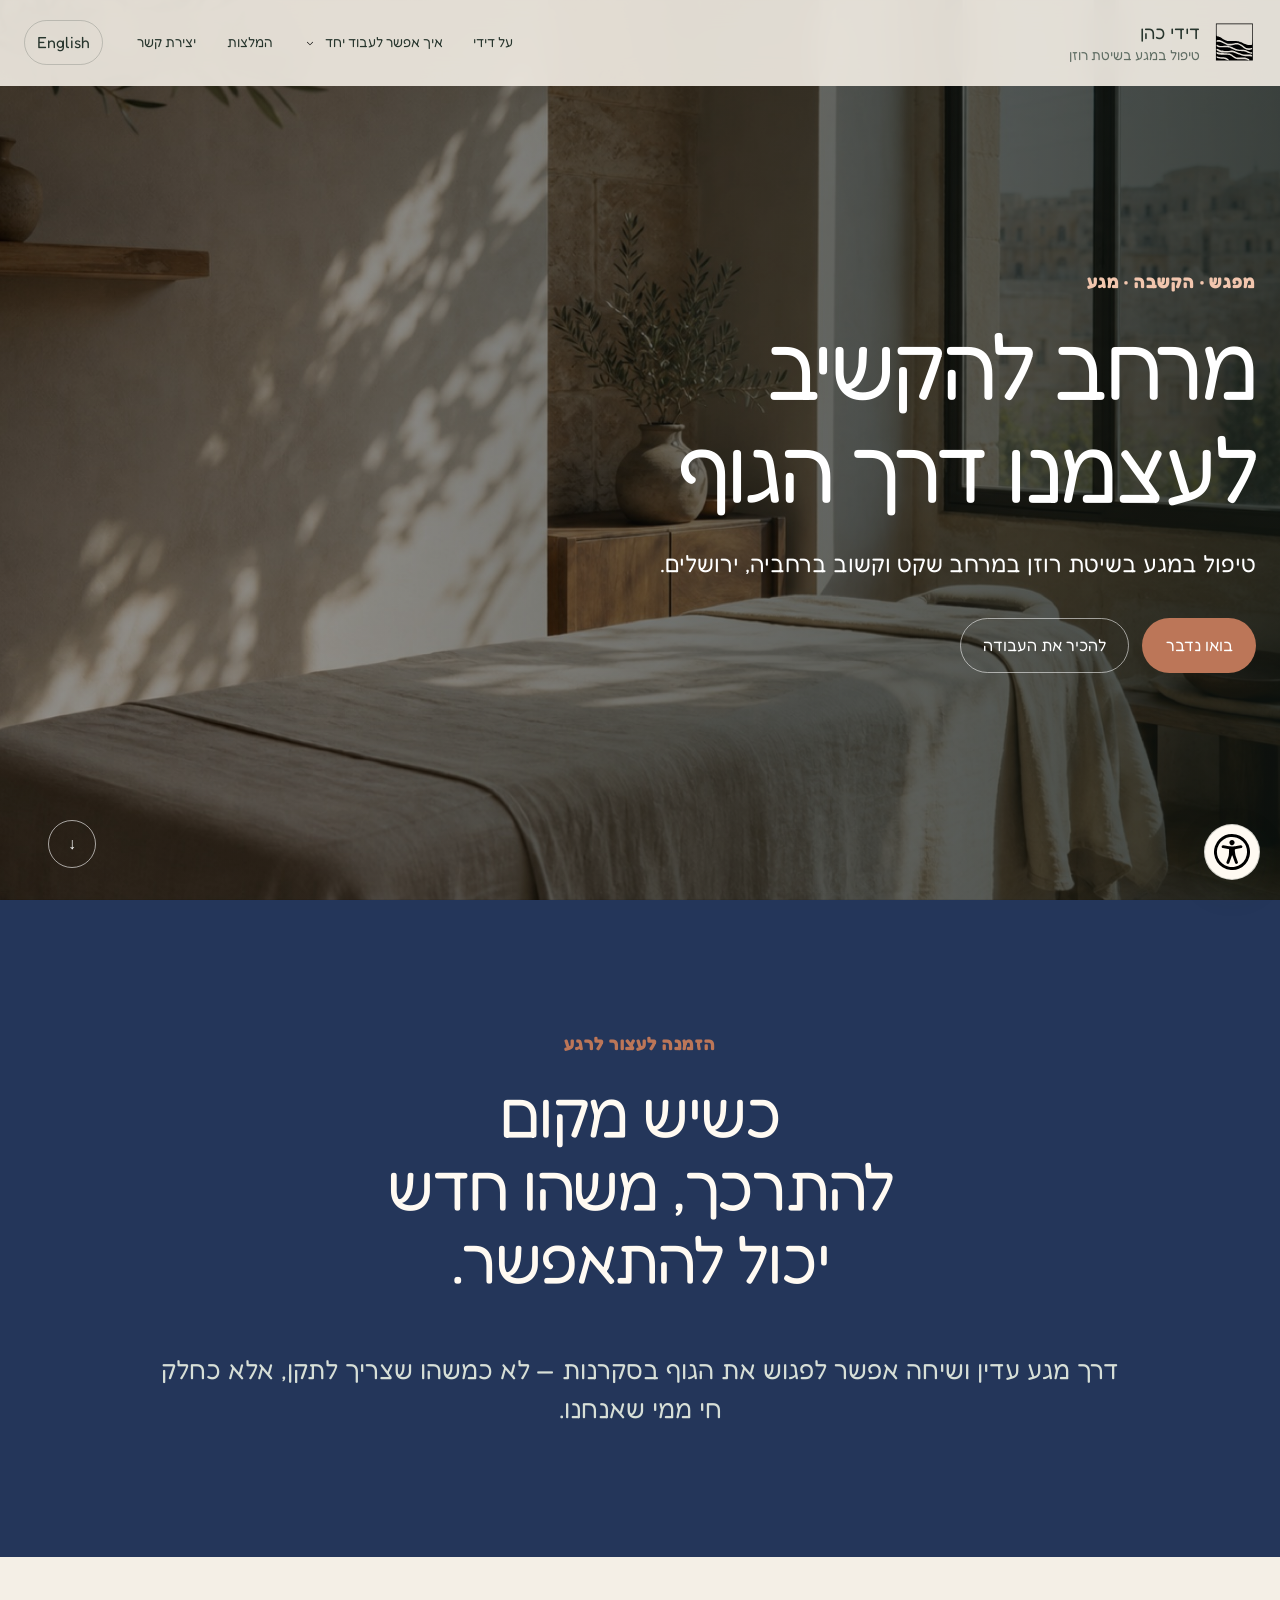
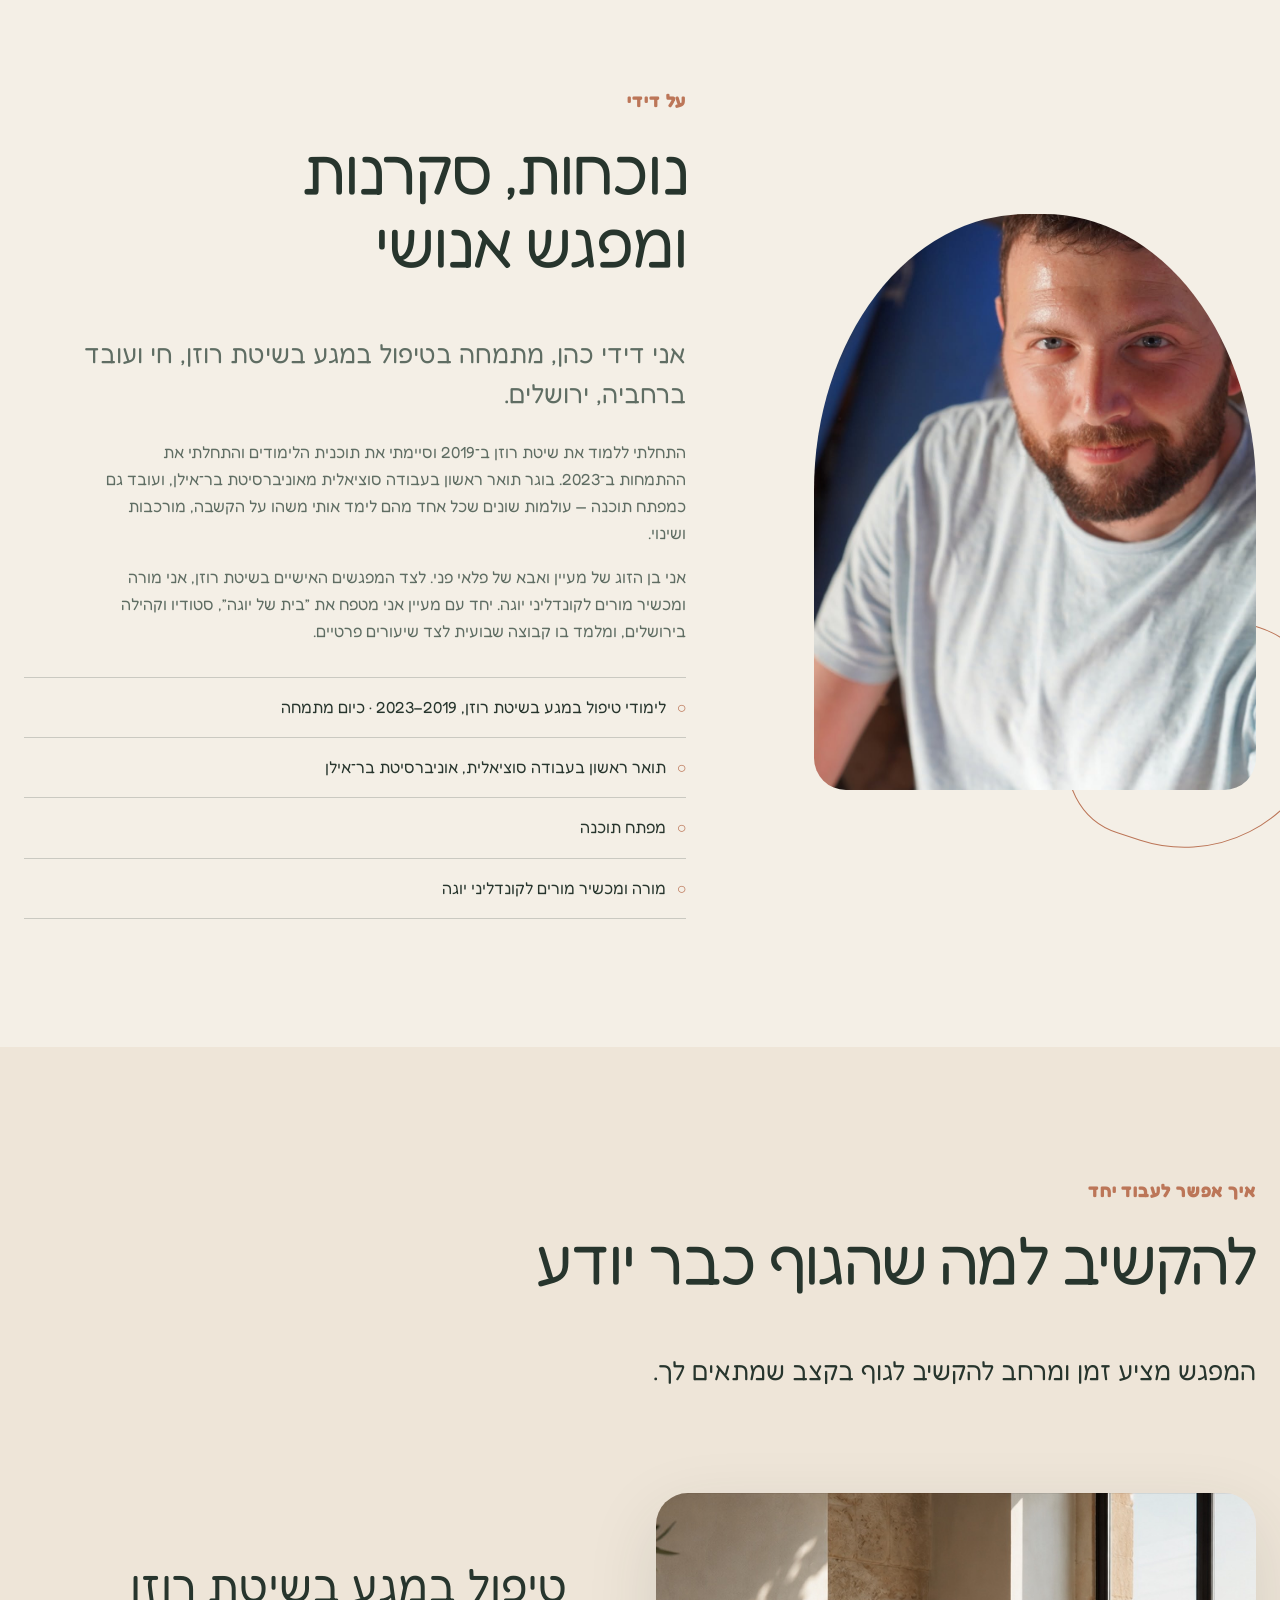
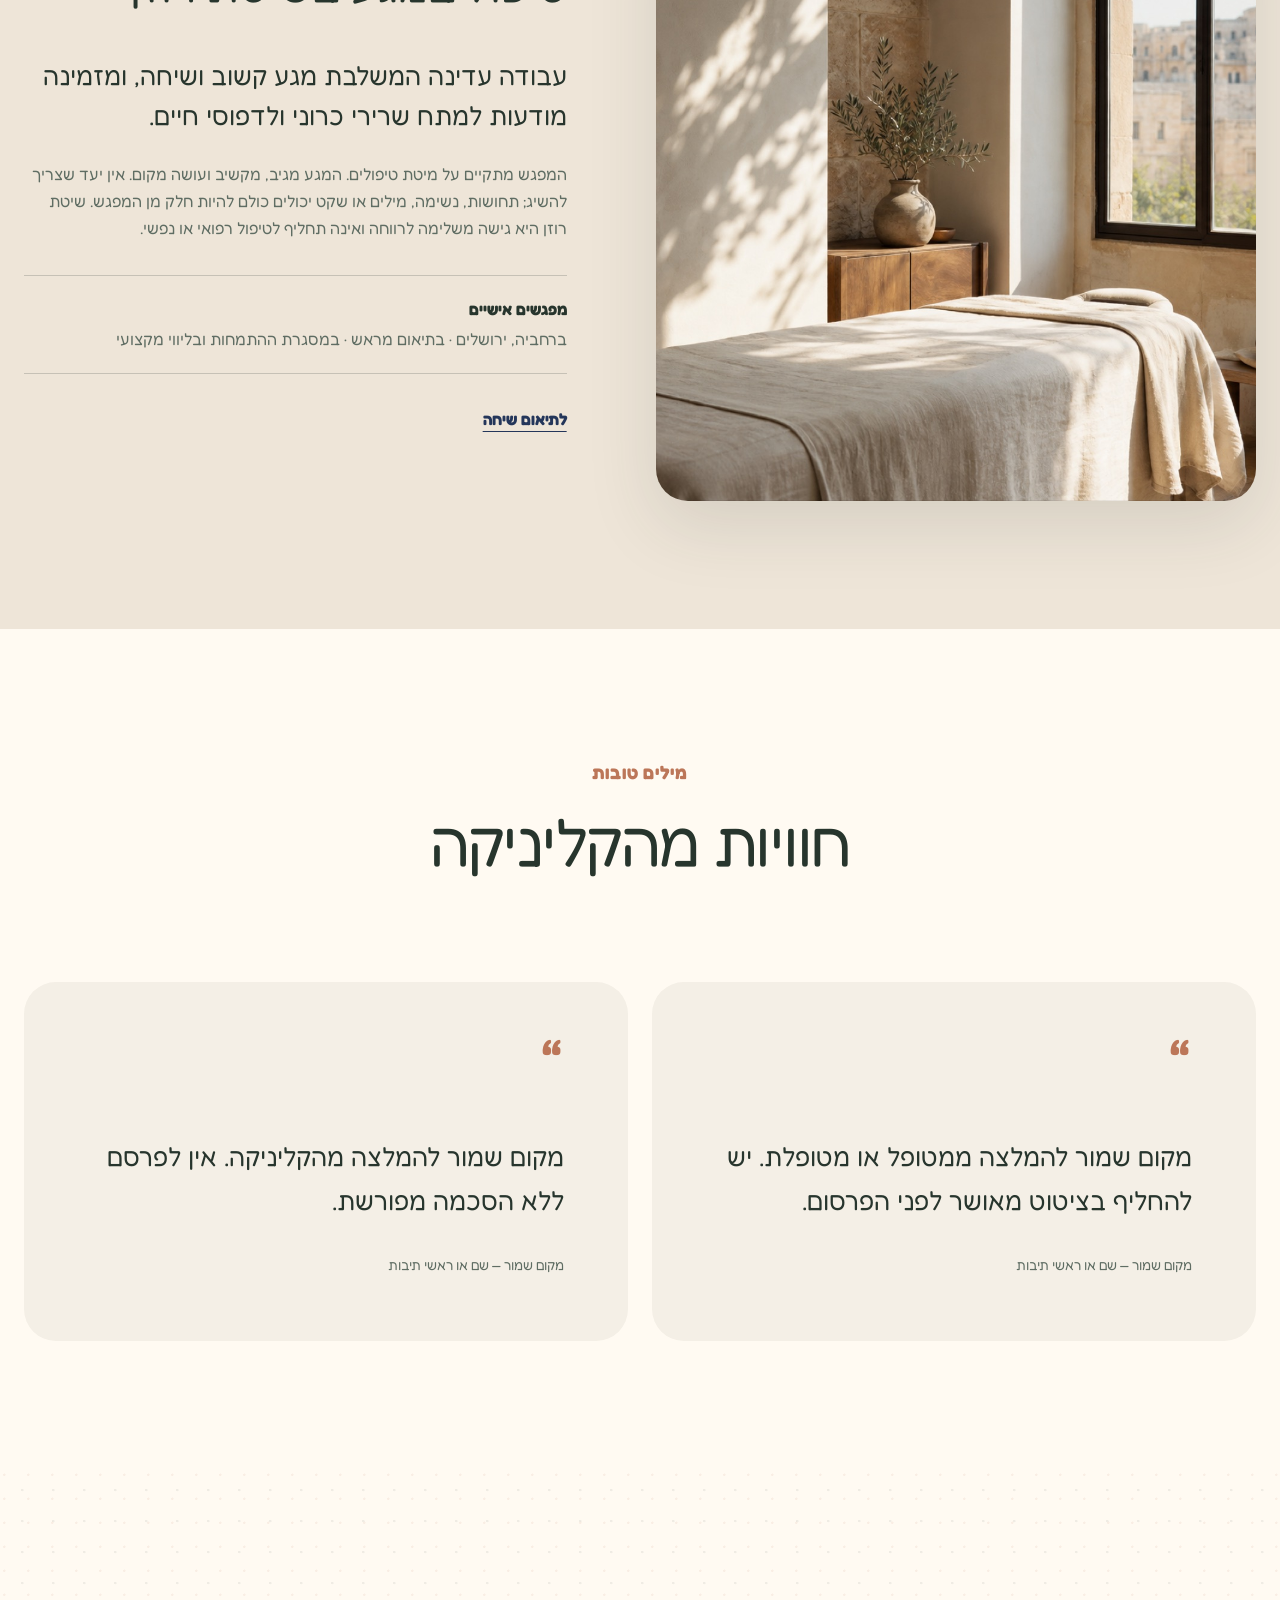
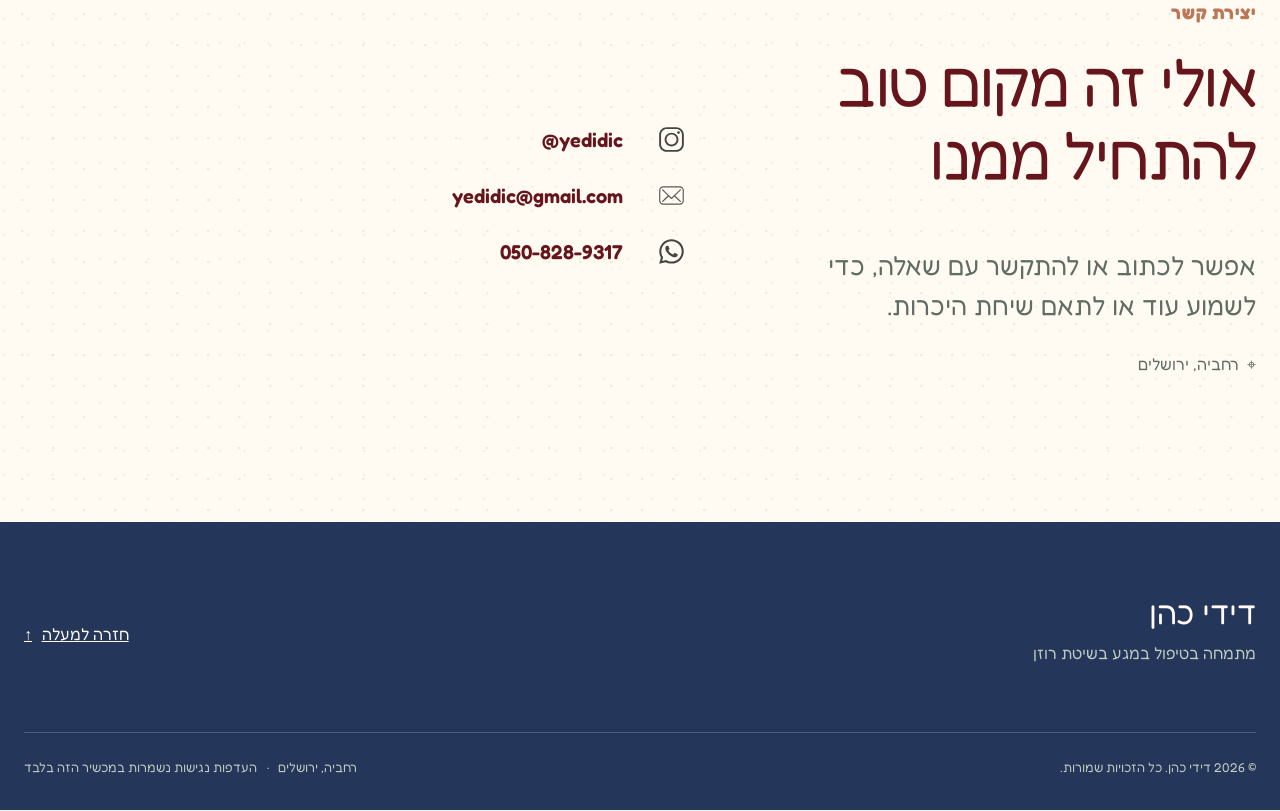
<file: index.html>
<!doctype html>
<html lang="he" dir="rtl">
  <head>
    <meta charset="utf-8" />
    <meta name="viewport" content="width=device-width, initial-scale=1" />
    <meta name="theme-color" content="#f4efe6" />
    <meta name="robots" content="index, follow, max-image-preview:large" />
    <meta name="google-site-verification" content="Xt3TMKATFufA8pEi8s3mrRVn4j_SlvSanyYEF9oa1CQ" />
    <meta name="author" content="דידי כהן" />
    <meta
      name="description"
      content="טיפול במגע בשיטת רוזן עם דידי כהן ברחביה, ירושלים."
    />
    <meta property="og:type" content="website" />
    <meta property="og:site_name" content="דידי כהן" />
    <meta property="og:locale" content="he_IL" />
    <meta property="og:locale:alternate" content="en_US" />
    <meta property="og:url" content="https://didi.yoga-house.co/" />
    <meta
      property="og:title"
      content="דידי כהן | טיפול במגע בשיטת רוזן בירושלים"
    />
    <meta
      property="og:description"
      content="מרחב שקט למודעות גופנית, תנועה ומפגש עם עצמך."
    />
    <meta property="og:image" content="https://didi.yoga-house.co/images/hero-room.jpg" />
    <meta property="og:image:type" content="image/jpeg" />
    <meta property="og:image:width" content="1920" />
    <meta property="og:image:height" content="1013" />
    <meta property="og:image:alt" content="חדר טיפולים חמים ומואר ובו מיטת טיפולים מכוסה פשתן ואבן ירושלמית" />
    <meta name="twitter:card" content="summary_large_image" />
    <meta name="twitter:title" content="דידי כהן | טיפול במגע בשיטת רוזן בירושלים" />
    <meta name="twitter:description" content="מרחב שקט למודעות גופנית, תנועה ומפגש עם עצמך." />
    <meta name="twitter:image" content="https://didi.yoga-house.co/images/hero-room.jpg" />
    <meta name="twitter:image:alt" content="חדר טיפולים חמים ומואר ובו מיטת טיפולים מכוסה פשתן ואבן ירושלמית" />
    <link rel="canonical" href="https://didi.yoga-house.co/" />
    <link rel="alternate" hreflang="he" href="https://didi.yoga-house.co/" />
    <link rel="alternate" hreflang="en" href="https://didi.yoga-house.co/en/" />
    <link rel="alternate" hreflang="x-default" href="https://didi.yoga-house.co/" />
    <link
      rel="icon"
      href="images/rm-logo.svg?v=1"
      type="image/svg+xml"
      sizes="any"
    />
    <link
      rel="shortcut icon"
      href="images/rm-logo.svg?v=1"
      type="image/svg+xml"
    />
    <link rel="preconnect" href="https://fonts.googleapis.com" />
    <link rel="preconnect" href="https://fonts.gstatic.com" crossorigin />
    <link
      href="https://fonts.googleapis.com/css2?family=Fredoka:wght@300;400;500;600;700&amp;display=swap"
      rel="stylesheet"
    />
    <link rel="stylesheet" href="styles.css" />
    <title>דידי כהן | טיפול במגע בשיטת רוזן בירושלים</title>
    <script type="application/ld+json" id="structured-data">
      {
        "@context": "https://schema.org",
        "@type": "ProfessionalService",
        "@id": "https://didi.yoga-house.co/#business",
        "name": "דידי כהן",
        "url": "https://didi.yoga-house.co/",
        "description": "טיפול במגע בשיטת רוזן עם דידי כהן ברחביה, ירושלים.",
        "image": "https://didi.yoga-house.co/images/hero-room.jpg",
        "logo": "https://didi.yoga-house.co/images/rm-logo.svg",
        "telephone": "+972508289317",
        "email": "yedidic@gmail.com",
        "address": {
          "@type": "PostalAddress",
          "addressLocality": "ירושלים",
          "addressRegion": "ירושלים",
          "addressCountry": "IL"
        },
        "areaServed": "ירושלים",
        "sameAs": ["https://instagram.com/yedidic"],
        "serviceType": "טיפול במגע בשיטת רוזן"
      }
    </script>
    <script src="script.js" defer></script>
  </head>
  <body data-page="rosen">
    <a class="skip-link" href="#main" data-i18n="a11y.skip">דילוג לתוכן הראשי</a>

    <header class="site-header" id="top">
      <div class="shell header-inner">
        <a class="brand" href="#top" aria-label="דידי כהן — חזרה לראש העמוד" data-i18n-aria="brand.aria">
          <img
            class="brand-mark"
            src="images/rm-logo.svg"
            alt=""
            aria-hidden="true"
          />
          <span class="brand-copy">
            <strong data-i18n="brand.name">דידי כהן</strong>
            <small data-i18n="brand.role">טיפול במגע בשיטת רוזן</small>
          </span>
        </a>

        <button
          class="menu-toggle icon-button"
          type="button"
          aria-expanded="false"
          aria-controls="primary-navigation"
          data-i18n-aria="nav.openMenu"
        >
          <span></span><span></span><span></span>
        </button>

        <nav
          class="primary-nav"
          id="primary-navigation"
          aria-label="ניווט ראשי"
          data-i18n-aria="nav.aria"
        >
          <a href="#about" data-i18n="nav.about">על דידי</a>
          <div class="nav-group">
            <button
              class="nav-submenu-toggle"
              type="button"
              aria-expanded="false"
              aria-controls="services-menu"
            >
              <span data-i18n="nav.working">איך אפשר לעבוד יחד</span>
              <img
                class="submenu-chevron"
                src="icons/chevron-down.svg"
                alt=""
                aria-hidden="true"
              />
            </button>
            <div class="submenu" id="services-menu">
              <a href="/#rosen" data-i18n="nav.rosen">שיטת רוזן</a>
              <a href="/kundalini.html" data-i18n="nav.yoga">קונדליני יוגה</a>
            </div>
          </div>
          <a href="#testimonials" data-i18n="nav.testimonials">המלצות</a>
          <a href="#contact" data-i18n="nav.contact">יצירת קשר</a>
          <a
            class="language-switch language-switch-mobile"
            href="/en/"
            hreflang="en"
            data-i18n="language.switch"
            data-i18n-aria="language.aria"
          >English</a>
        </nav>

        <a
          class="language-switch language-switch-desktop"
          href="/en/"
          hreflang="en"
          data-i18n="language.switch"
          data-i18n-aria="language.aria"
        >English</a>
      </div>
    </header>

    <main id="main">
      <section class="hero" aria-labelledby="hero-title">
        <img
          class="hero-image"
          src="images/hero-room.jpg"
          alt="חדר טיפולים חמים ומואר ובו מיטת טיפולים מכוסה פשתן ואבן ירושלמית"
          data-i18n-alt="images.heroAlt"
        />
        <div class="hero-scrim"></div>
        <div class="shell hero-inner">
          <div class="hero-card reveal">
            <p class="eyebrow" data-i18n="hero.eyebrow">מפגש · הקשבה · מגע</p>
            <h1 id="hero-title" data-i18n="hero.title">מרחב להקשיב לעצמנו דרך הגוף</h1>
            <p class="hero-intro" data-i18n="hero.intro">טיפול במגע בשיטת רוזן במרחב שקט וקשוב ברחביה, ירושלים.</p>
            <div class="button-row">
              <a
                class="button button-primary"
                href="#contact"
                data-i18n="hero.primaryCta"
              >בואו נדבר</a>
              <a
                class="button button-quiet"
                href="#working-together"
                data-i18n="hero.secondaryCta"
              >להכיר את העבודה</a>
            </div>
          </div>
        </div>
        <a
          class="scroll-cue"
          href="#intro"
          aria-label="המשך אל ההיכרות"
          data-i18n-aria="hero.scrollAria"
          ><span aria-hidden="true">↓</span></a
        >
      </section>

      <section class="intro section" id="intro" aria-labelledby="intro-title">
        <div class="shell narrow centered reveal">
          <p class="eyebrow" data-i18n="intro.eyebrow">הזמנה לעצור לרגע</p>
          <h2 id="intro-title" data-i18n="intro.title">כשיש מקום להתרכך, משהו חדש יכול להתאפשר.</h2>
          <p class="lead" data-i18n="intro.body">דרך מגע עדין ושיחה אפשר לפגוש את הגוף בסקרנות — לא כמשהו שצריך לתקן, אלא כחלק חי ממי שאנחנו.</p>
        </div>
      </section>

      <section class="about section" id="about" aria-labelledby="about-title">
        <div class="shell about-grid">
          <div class="about-visual reveal">
            <img
              class="about-portrait"
              src="images/didi.jpg"
              alt="דידי כהן מחייך באור טבעי ורך"
              data-i18n-alt="images.didiAlt"
              loading="lazy"
            />
            <div class="organic-line"></div>
          </div>
          <div class="about-copy reveal">
            <p class="eyebrow" data-i18n="about.eyebrow">על דידי</p>
            <h2 id="about-title" data-i18n="about.title">נוכחות, סקרנות ומפגש אנושי</h2>
            <p class="lead" data-i18n="about.lead">אני דידי כהן, מתמחה בטיפול במגע בשיטת רוזן, חי ועובד ברחביה, ירושלים.</p>
            <p data-i18n="about.body1">התחלתי ללמוד את שיטת רוזן ב־2019 וסיימתי את תוכנית הלימודים והתחלתי את ההתמחות ב־2023. בוגר תואר ראשון בעבודה סוציאלית מאוניברסיטת בר־אילן, ועובד גם כמפתח תוכנה — עולמות שונים שכל אחד מהם לימד אותי משהו על הקשבה, מורכבות ושינוי.</p>
            <p data-i18n="about.body2">אני בן הזוג של מעיין ואבא של פלאי פני. לצד המפגשים האישיים בשיטת רוזן, אני מורה ומכשיר מורים לקונדליני יוגה. יחד עם מעיין אני מטפח את ״בית של יוגה״, סטודיו וקהילה בירושלים, ומלמד בו קבוצה שבועית לצד שיעורים פרטיים.</p>
            <ul
              class="credentials"
              aria-label="הכשרה ורקע מקצועי"
              data-i18n-aria="about.credentialsAria"
            >
              <li data-i18n="about.credential1">לימודי טיפול במגע בשיטת רוזן, 2019–2023 · כיום מתמחה</li>
              <li data-i18n="about.credential2">תואר ראשון בעבודה סוציאלית, אוניברסיטת בר־אילן</li>
              <li data-i18n="about.credential3">מפתח תוכנה</li>
              <li data-i18n="about.credential4">מורה ומכשיר מורים לקונדליני יוגה</li>
            </ul>
          </div>
        </div>
      </section>

      <section
        class="services section"
        id="working-together"
        aria-labelledby="services-title"
      >
        <div class="shell">
          <header class="section-heading reveal">
            <p class="eyebrow" data-i18n="services.eyebrow">איך אפשר לעבוד יחד</p>
            <h2 id="services-title" data-i18n="services.title">להקשיב למה שהגוף כבר יודע</h2>
            <p class="lead" data-i18n="services.intro">המפגש מציע זמן ומרחב להקשיב לגוף בקצב שמתאים לך.</p>
          </header>

          <article class="service-row reveal" id="rosen">
            <div class="service-image rosen-image">
              <img
                src="images/hero-room.jpg"
                alt="חדר שקט המוכן למפגש טיפול במגע בשיטת רוזן"
                data-i18n-alt="images.rosenAlt"
                loading="lazy"
              />
            </div>
            <div class="service-copy">
              <h3 data-i18n="services.rosen.title">טיפול במגע בשיטת רוזן</h3>
              <p class="lead" data-i18n="services.rosen.lead">עבודה עדינה המשלבת מגע קשוב ושיחה, ומזמינה מודעות למתח שרירי כרוני ולדפוסי חיים.</p>
              <p data-i18n="services.rosen.body">המפגש מתקיים על מיטת טיפולים. המגע מגיב, מקשיב ועושה מקום. אין יעד שצריך להשיג; תחושות, נשימה, מילים או שקט יכולים כולם להיות חלק מן המפגש. שיטת רוזן היא גישה משלימה לרווחה ואינה תחליף לטיפול רפואי או נפשי.</p>
              <div class="session-note">
                <strong data-i18n="services.rosen.noteTitle">מפגשים אישיים</strong>
                <span data-i18n="services.rosen.note">ברחביה, ירושלים · בתיאום מראש · במסגרת ההתמחות ובליווי מקצועי</span>
              </div>
              <a class="text-link" href="#contact">
                <span data-i18n="services.cta">לתיאום שיחה</span>
              </a>
            </div>
          </article>

        </div>
      </section>

      <section
        class="testimonials section"
        id="testimonials"
        aria-labelledby="testimonials-title"
      >
        <div class="shell">
          <header class="section-heading centered reveal">
            <p class="eyebrow" data-i18n="testimonials.eyebrow">מילים טובות</p>
            <h2 id="testimonials-title" data-i18n="testimonials.rosen.title">חוויות מהקליניקה</h2>
            <p data-i18n="testimonials.rosen.placeholderNote"></p>
          </header>
          <div class="quote-grid">
            <figure class="quote-card reveal">
              <span class="quote-mark" aria-hidden="true">“</span>
              <blockquote data-i18n="testimonials.rosen.card1.quote">מקום שמור להמלצה ממטופל או מטופלת. יש להחליף בציטוט מאושר לפני הפרסום.</blockquote>
              <figcaption data-i18n="testimonials.rosen.card1.author">מקום שמור — שם או ראשי תיבות</figcaption>
            </figure>
            <figure class="quote-card reveal">
              <span class="quote-mark" aria-hidden="true">“</span>
              <blockquote data-i18n="testimonials.rosen.card2.quote">מקום שמור להמלצה מהקליניקה. אין לפרסם ללא הסכמה מפורשת.</blockquote>
              <figcaption data-i18n="testimonials.rosen.card2.author">מקום שמור — שם או ראשי תיבות</figcaption>
            </figure>
          </div>
        </div>
      </section>

      <section
        class="contact section"
        id="contact"
        aria-labelledby="contact-title"
      >
        <div class="shell contact-grid">
          <div class="contact-copy reveal">
            <p class="eyebrow" data-i18n="contact.eyebrow">יצירת קשר</p>
            <h2 id="contact-title" data-i18n="contact.title">אולי זה מקום טוב להתחיל ממנו</h2>
            <p class="lead" data-i18n="contact.body">אפשר לכתוב או להתקשר עם שאלה, כדי לשמוע עוד או לתאם שיחת היכרות.</p>
            <p class="location">
              <span aria-hidden="true">⌖</span
              ><span data-i18n="contact.location">רחביה, ירושלים</span>
            </p>
          </div>
          <div class="contact-links reveal">
            <a data-contact="instagram" href="https://instagram.com/yedidic">
              <span
                class="visually-hidden"
                data-i18n="contact.instagramLabel"
              >אינסטגרם</span>
              <strong data-i18n="contact.instagramValue">@yedidic</strong>
              <img
                class="contact-icon"
                src="icons/black-instagram-logo-3497.svg"
                alt=""
                aria-hidden="true"
              />
            </a>
            <a data-contact="email" href="mailto:yedidic@gmail.com">
              <span
                class="visually-hidden"
                data-i18n="contact.emailLabel"
              >אימייל</span>
              <strong data-i18n="contact.emailValue">yedidic@gmail.com</strong>
              <img
                class="contact-icon"
                src="icons/mail-142.svg"
                alt=""
                aria-hidden="true"
              />
            </a>
            <a data-contact="whatsapp" href="https://wa.me/972508289317?text=%D7%A9%D7%9C%D7%95%D7%9D%20%D7%93%D7%99%D7%93%D7%99%2C%20%D7%94%D7%92%D7%A2%D7%AA%D7%99%20%D7%93%D7%A8%D7%9A%20%D7%94%D7%90%D7%AA%D7%A8">
              <span
                class="visually-hidden"
                data-i18n="contact.whatsappLabel"
              >וואטסאפ</span>
              <strong data-i18n="contact.whatsappValue">050-828-9317</strong>
              <img
                class="contact-icon"
                src="icons/whatsapp-4451.svg"
                alt=""
                aria-hidden="true"
              />
            </a>
          </div>
        </div>
      </section>
    </main>

    <footer class="site-footer">
      <div class="shell footer-main">
        <div>
          <strong data-i18n="brand.name">דידי כהן</strong>
          <p data-i18n="footer.status">מתמחה בטיפול במגע בשיטת רוזן</p>
        </div>
        <a href="#top" class="back-top"
          ><span data-i18n="footer.backTop">חזרה למעלה</span><span aria-hidden="true">↑</span></a
        >
      </div>
      <div class="shell footer-meta">
        <span data-i18n="footer.copyright">© 2026 דידי כהן. כל הזכויות שמורות.</span>
        <div>
          <span data-i18n="footer.location">רחביה, ירושלים</span>
          <span aria-hidden="true">·</span>
          <span data-i18n="footer.storageNotice">העדפות נגישות נשמרות במכשיר הזה בלבד</span>
        </div>
      </div>
    </footer>

    <button
      class="a11y-trigger floating-control"
      type="button"
      aria-expanded="false"
      aria-controls="a11y-panel"
      data-i18n-aria="a11y.openToolbar"
    >
      <img src="icons/accessibility-icon.svg" alt="" aria-hidden="true" />
    </button>
    <aside
      class="a11y-panel"
      id="a11y-panel"
      hidden
      aria-labelledby="a11y-title"
    >
      <div class="panel-header">
        <h2 id="a11y-title" data-i18n="a11y.title">כלי נגישות</h2>
        <button
          class="panel-close"
          type="button"
          data-a11y-close
          data-i18n-aria="a11y.close"
        >
          <span>×</span>
        </button>
      </div>
      <div class="a11y-controls">
        <button type="button" data-a11y-action="font-up">
          <span aria-hidden="true">A+</span
          ><span data-i18n="a11y.fontUp">הגדלת טקסט</span>
        </button>
        <button type="button" data-a11y-action="font-down">
          <span aria-hidden="true">A−</span
          ><span data-i18n="a11y.fontDown">הקטנת טקסט</span>
        </button>
        <button type="button" data-a11y-action="contrast" aria-pressed="false">
          <span aria-hidden="true">◐</span
          ><span data-i18n="a11y.contrast">ניגודיות גבוהה</span>
        </button>
        <button type="button" data-a11y-action="links" aria-pressed="false">
          <span aria-hidden="true">_</span><span data-i18n="a11y.links">הדגשת קישורים</span>
        </button>
        <button type="button" data-a11y-action="motion" aria-pressed="false">
          <span aria-hidden="true">Ⅱ</span><span data-i18n="a11y.motion">עצירת תנועה</span>
        </button>
        <button type="button" data-a11y-action="reset">
          <span aria-hidden="true">↺</span><span data-i18n="a11y.reset">איפוס הגדרות</span>
        </button>
      </div>
      <p class="panel-note" data-i18n="a11y.note">הכלים משלימים את הנגישות המובנית באתר ואינם מבטיחים התאמה לכל צורך אישי.</p>
    </aside>

    <div class="live-region" aria-live="polite" aria-atomic="true"></div>
  </body>
</html>
</file>
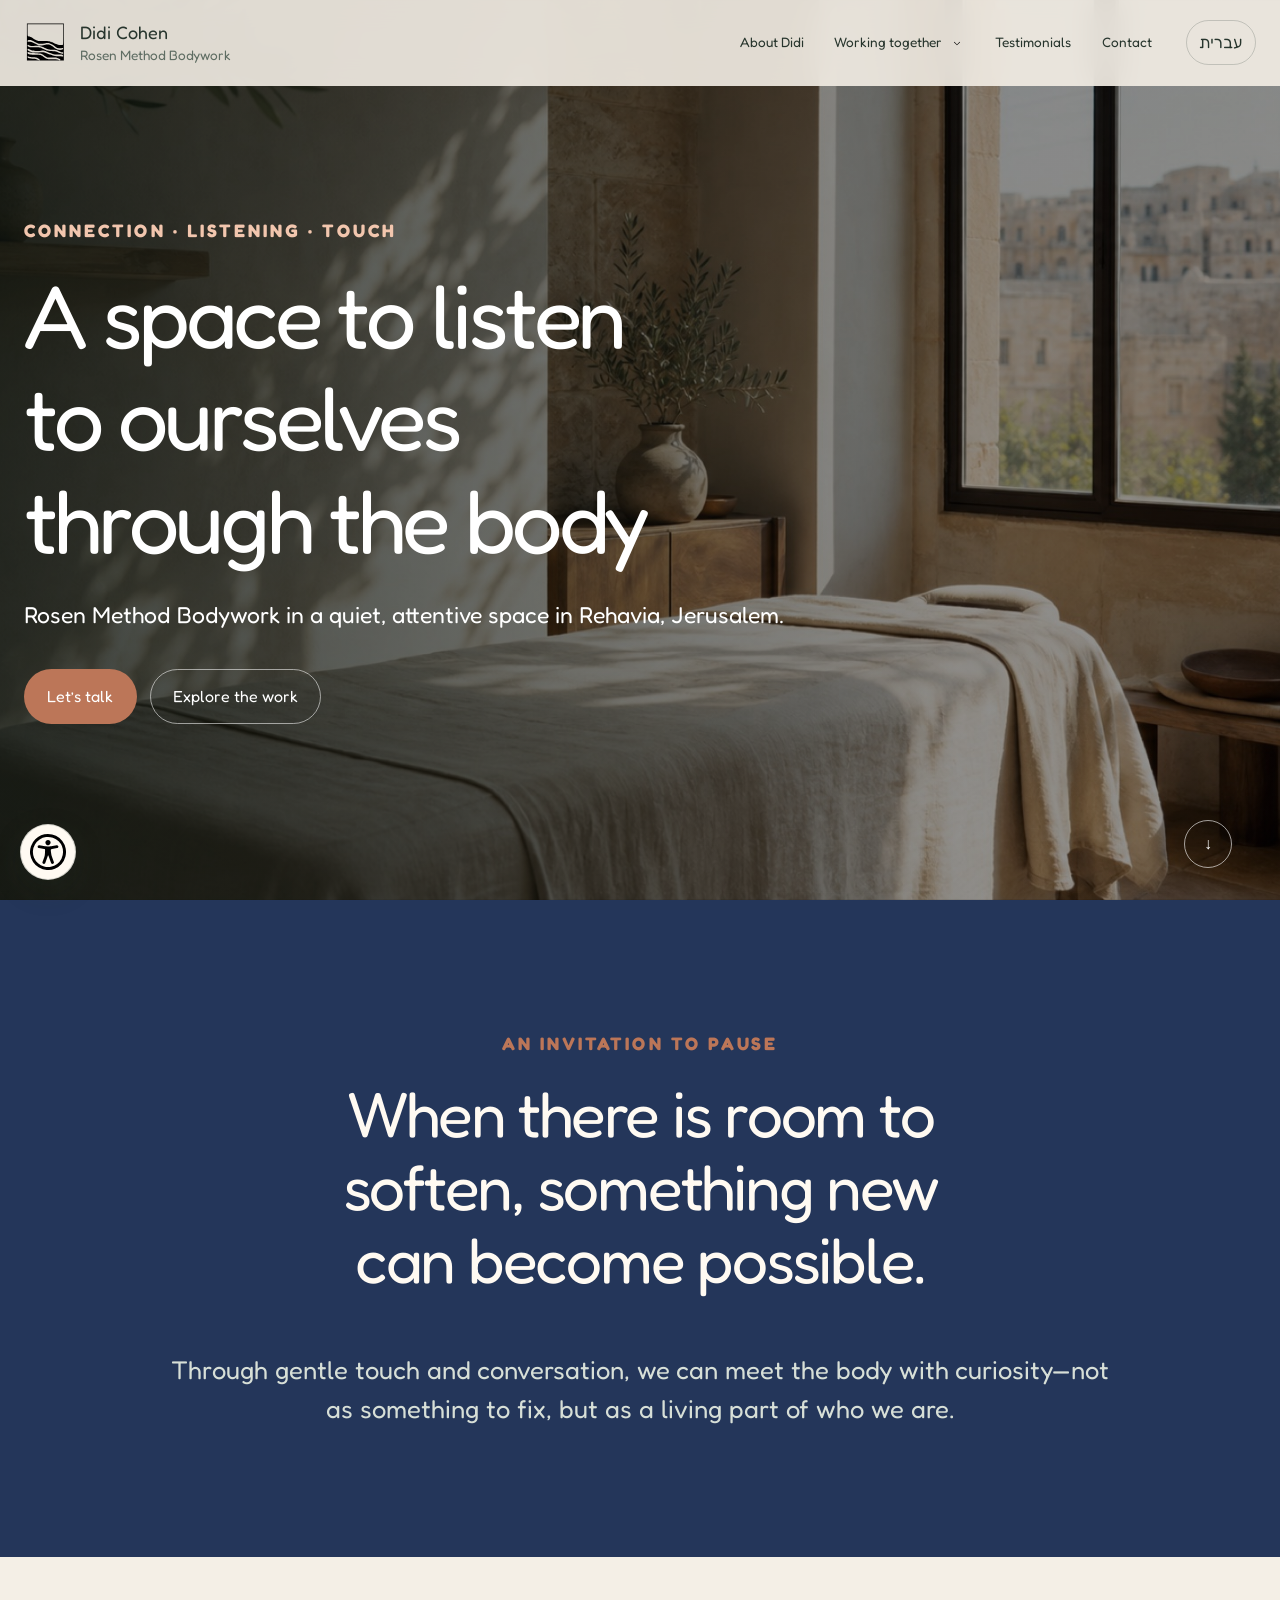
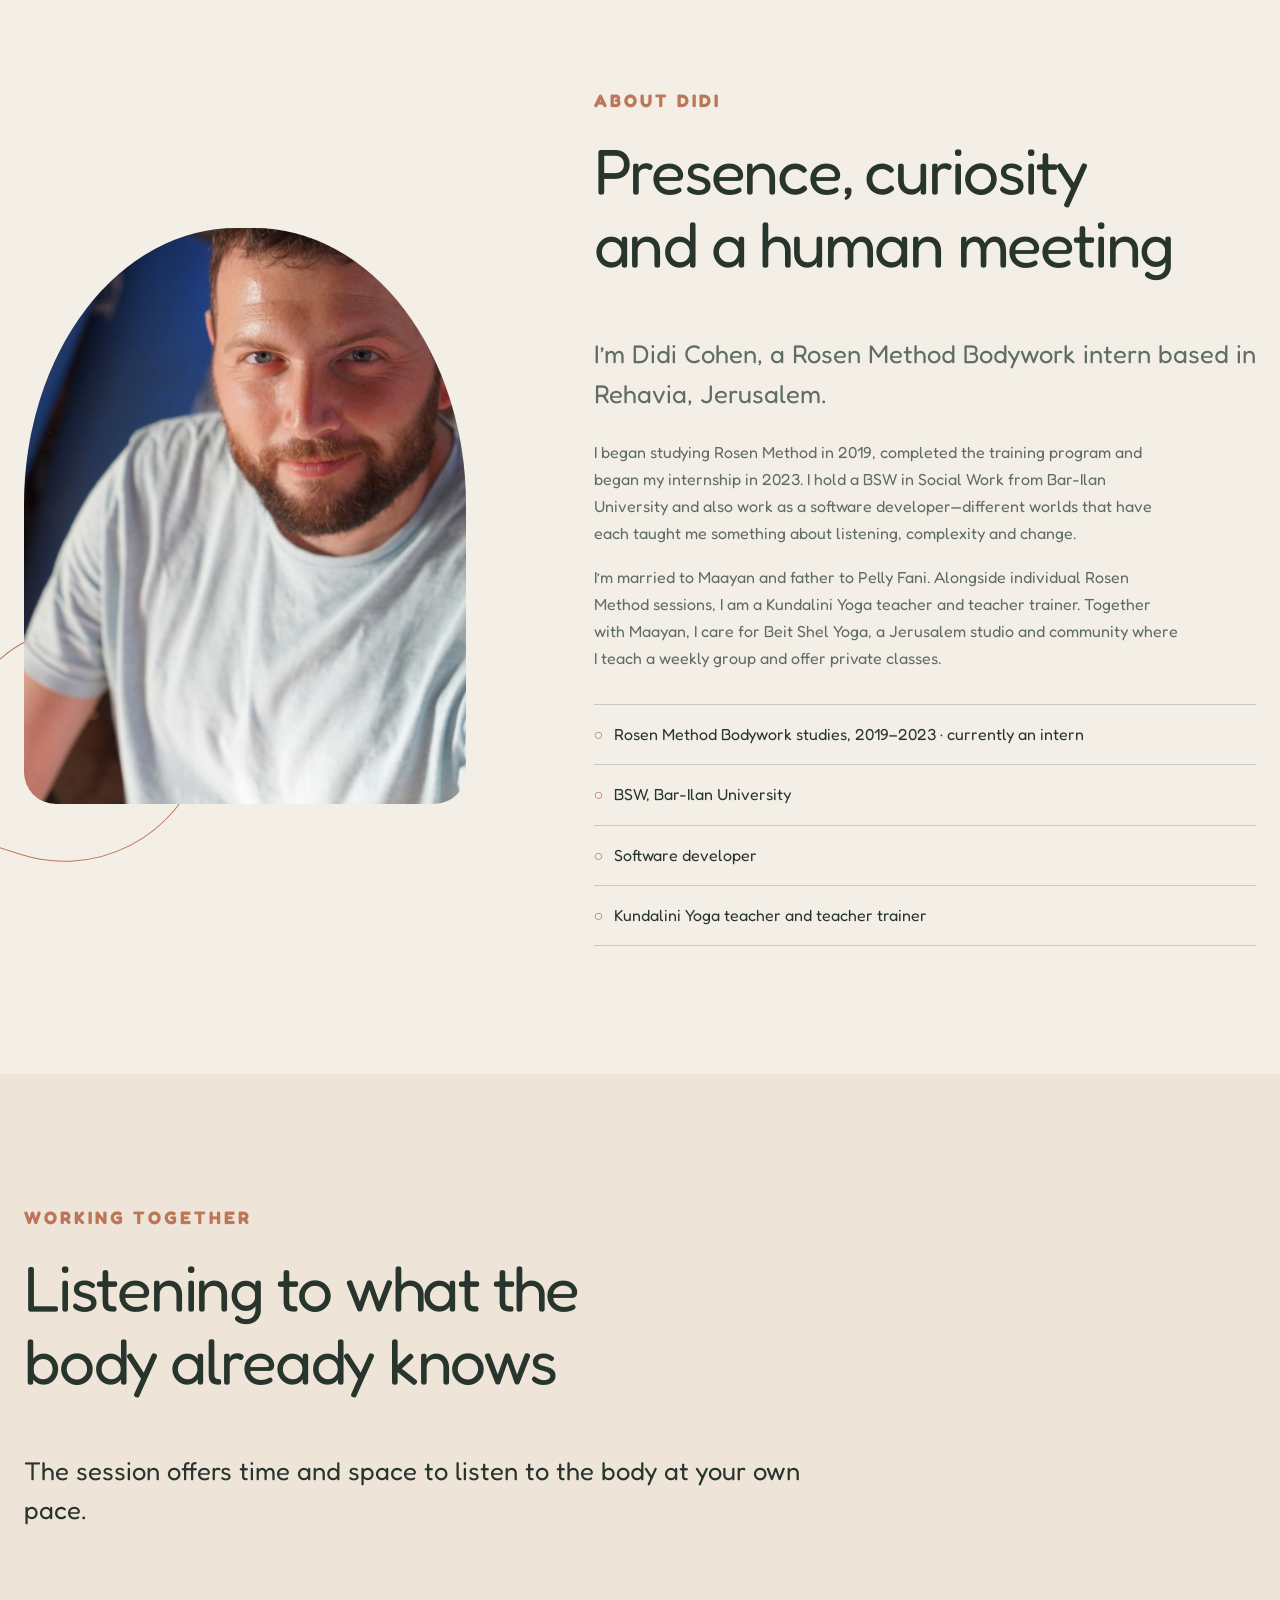
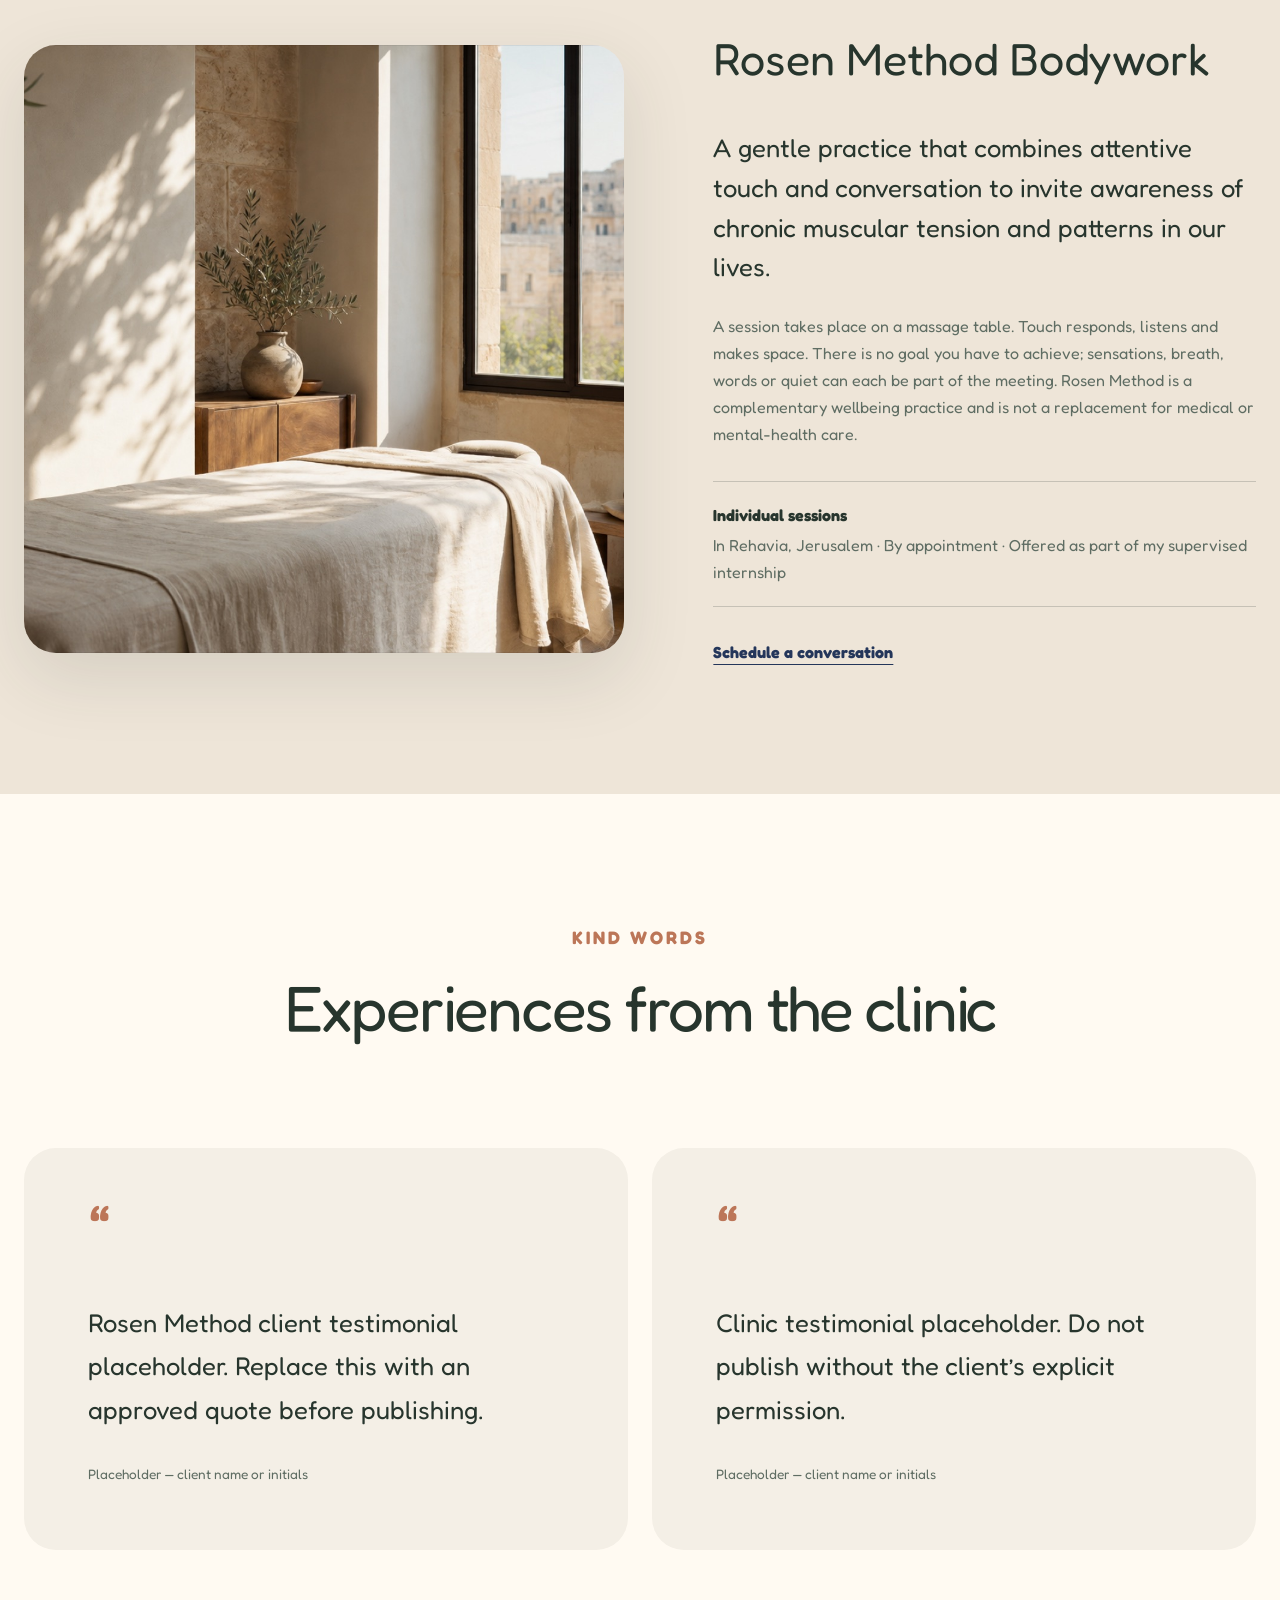
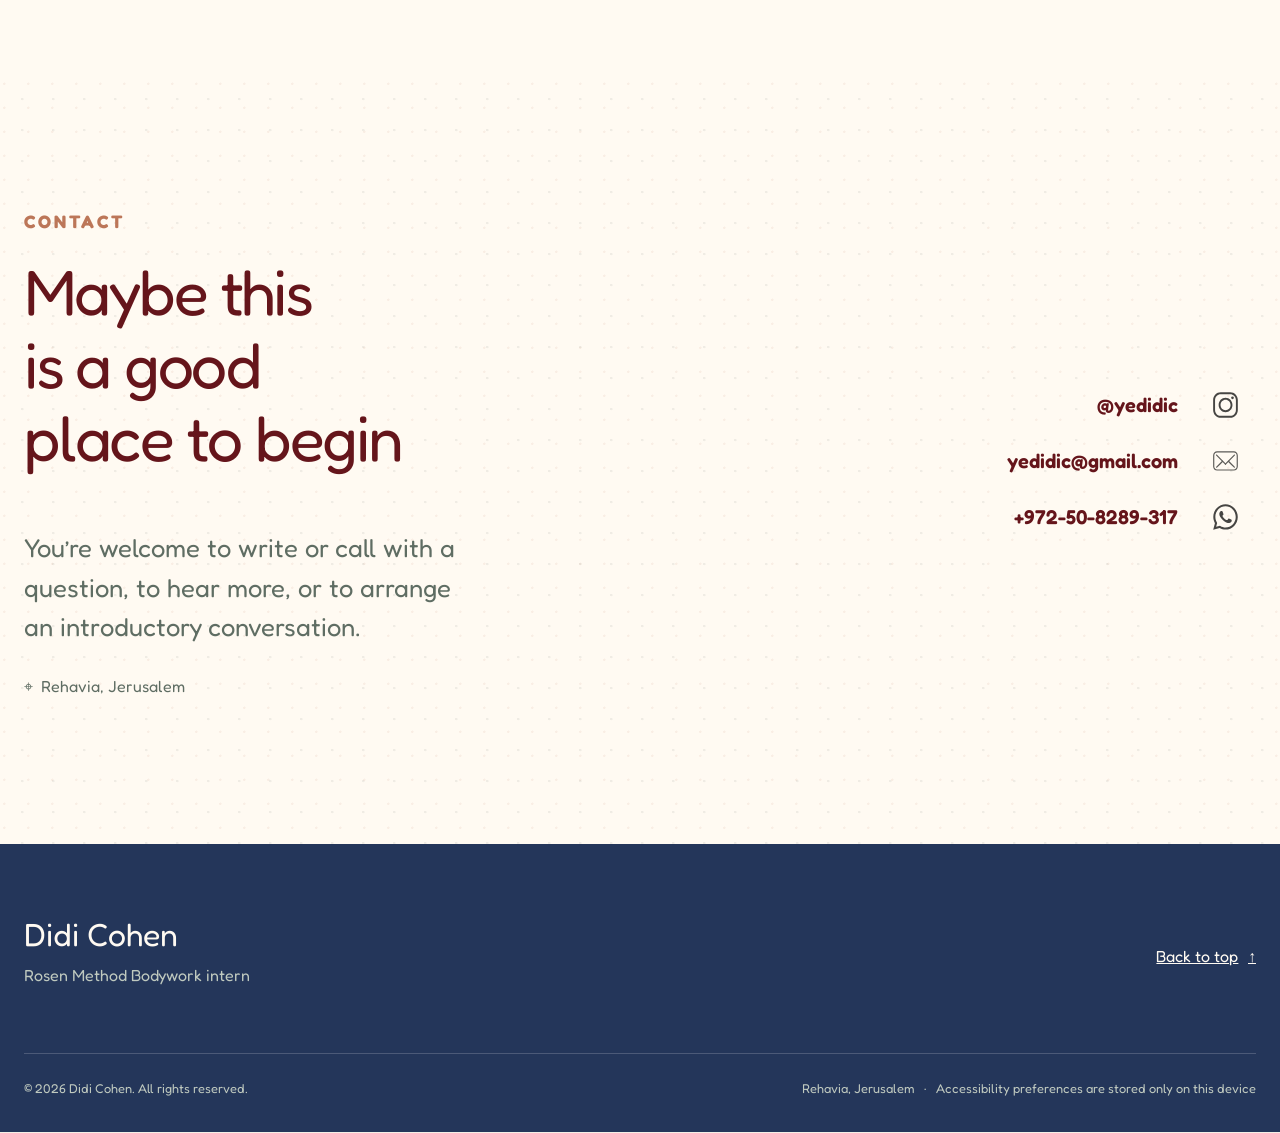
<file: en/index.html>
<!doctype html>
<html lang="en" dir="ltr">
  <head>
    <meta charset="utf-8" />
    <meta name="viewport" content="width=device-width, initial-scale=1" />
    <meta name="theme-color" content="#f4efe6" />
    <meta name="robots" content="index, follow, max-image-preview:large" />
    <meta name="google-site-verification" content="Xt3TMKATFufA8pEi8s3mrRVn4j_SlvSanyYEF9oa1CQ" />
    <meta name="author" content="Didi Cohen" />
    <meta
      name="description"
      content="Rosen Method Bodywork sessions with Didi Cohen in Rehavia, Jerusalem."
    />
    <meta property="og:type" content="website" />
    <meta property="og:site_name" content="Didi Cohen" />
    <meta property="og:locale" content="en_US" />
    <meta property="og:locale:alternate" content="he_IL" />
    <meta property="og:url" content="https://didi.yoga-house.co/en/" />
    <meta
      property="og:title"
      content="Didi Cohen | Rosen Method Bodywork in Jerusalem"
    />
    <meta
      property="og:description"
      content="A quiet space for body awareness, movement and meeting yourself."
    />
    <meta property="og:image" content="https://didi.yoga-house.co/images/hero-room.jpg" />
    <meta property="og:image:type" content="image/jpeg" />
    <meta property="og:image:width" content="1920" />
    <meta property="og:image:height" content="1013" />
    <meta property="og:image:alt" content="A warm, sunlit bodywork room with a linen-covered treatment table and Jerusalem stone" />
    <meta name="twitter:card" content="summary_large_image" />
    <meta name="twitter:title" content="Didi Cohen | Rosen Method Bodywork in Jerusalem" />
    <meta name="twitter:description" content="A quiet space for body awareness, movement and meeting yourself." />
    <meta name="twitter:image" content="https://didi.yoga-house.co/images/hero-room.jpg" />
    <meta name="twitter:image:alt" content="A warm, sunlit bodywork room with a linen-covered treatment table and Jerusalem stone" />
    <link rel="canonical" href="https://didi.yoga-house.co/en/" />
    <link rel="alternate" hreflang="he" href="https://didi.yoga-house.co/" />
    <link rel="alternate" hreflang="en" href="https://didi.yoga-house.co/en/" />
    <link rel="alternate" hreflang="x-default" href="https://didi.yoga-house.co/" />
    <link
      rel="icon"
      href="../images/rm-logo.svg?v=1"
      type="image/svg+xml"
      sizes="any"
    />
    <link
      rel="shortcut icon"
      href="../images/rm-logo.svg?v=1"
      type="image/svg+xml"
    />
    <link rel="preconnect" href="https://fonts.googleapis.com" />
    <link rel="preconnect" href="https://fonts.gstatic.com" crossorigin />
    <link
      href="https://fonts.googleapis.com/css2?family=Fredoka:wght@300;400;500;600;700&amp;display=swap"
      rel="stylesheet"
    />
    <link rel="stylesheet" href="../styles.css" />
    <title>Didi Cohen | Rosen Method Bodywork in Jerusalem</title>
    <script type="application/ld+json" id="structured-data">
      {
        "@context": "https://schema.org",
        "@type": "ProfessionalService",
        "@id": "https://didi.yoga-house.co/#business",
        "name": "Didi Cohen",
        "url": "https://didi.yoga-house.co/en/",
        "description": "Rosen Method Bodywork sessions with Didi Cohen in Rehavia, Jerusalem.",
        "image": "https://didi.yoga-house.co/images/hero-room.jpg",
        "logo": "https://didi.yoga-house.co/images/rm-logo.svg",
        "telephone": "+972508289317",
        "email": "yedidic@gmail.com",
        "address": {
          "@type": "PostalAddress",
          "addressLocality": "Jerusalem",
          "addressRegion": "Jerusalem",
          "addressCountry": "IL"
        },
        "areaServed": "Jerusalem",
        "sameAs": ["https://instagram.com/yedidic"],
        "serviceType": "Rosen Method Bodywork"
      }
    </script>
    <script src="../script.js" defer></script>
  </head>
  <body data-page="rosen">
    <a class="skip-link" href="#main" data-i18n="a11y.skip">Skip to main content</a>

    <header class="site-header" id="top">
      <div class="shell header-inner">
        <a class="brand" href="#top" aria-label="Didi Cohen — return to the top" data-i18n-aria="brand.aria">
          <img
            class="brand-mark"
            src="../images/rm-logo.svg"
            alt=""
            aria-hidden="true"
          />
          <span class="brand-copy">
            <strong data-i18n="brand.name">Didi Cohen</strong>
            <small data-i18n="brand.role">Rosen Method Bodywork</small>
          </span>
        </a>

        <button
          class="menu-toggle icon-button"
          type="button"
          aria-expanded="false"
          aria-controls="primary-navigation"
          data-i18n-aria="nav.openMenu"
        >
          <span></span><span></span><span></span>
        </button>

        <nav
          class="primary-nav"
          id="primary-navigation"
          aria-label="Main navigation"
          data-i18n-aria="nav.aria"
        >
          <a href="#about" data-i18n="nav.about">About Didi</a>
          <div class="nav-group">
            <button
              class="nav-submenu-toggle"
              type="button"
              aria-expanded="false"
              aria-controls="services-menu"
            >
              <span data-i18n="nav.working">Working together</span>
              <img
                class="submenu-chevron"
                src="../icons/chevron-down.svg"
                alt=""
                aria-hidden="true"
              />
            </button>
            <div class="submenu" id="services-menu">
              <a href="/en/#rosen" data-i18n="nav.rosen">Rosen Method</a>
              <a href="/en/kundalini.html" data-i18n="nav.yoga">Kundalini Yoga</a>
            </div>
          </div>
          <a href="#testimonials" data-i18n="nav.testimonials">Testimonials</a>
          <a href="#contact" data-i18n="nav.contact">Contact</a>
          <a
            class="language-switch language-switch-mobile"
            href="/"
            hreflang="he"
            data-i18n="language.switch"
            data-i18n-aria="language.aria"
          >עברית</a>
        </nav>

        <a
          class="language-switch language-switch-desktop"
          href="/"
          hreflang="he"
          data-i18n="language.switch"
          data-i18n-aria="language.aria"
        >עברית</a>
      </div>
    </header>

    <main id="main">
      <section class="hero" aria-labelledby="hero-title">
        <img
          class="hero-image"
          src="../images/hero-room.jpg"
          alt="A warm, sunlit bodywork room with a linen-covered treatment table and Jerusalem stone"
          data-i18n-alt="images.heroAlt"
        />
        <div class="hero-scrim"></div>
        <div class="shell hero-inner">
          <div class="hero-card reveal">
            <p class="eyebrow" data-i18n="hero.eyebrow">Connection · Listening · Touch</p>
            <h1 id="hero-title" data-i18n="hero.title">A space to listen to ourselves through the body</h1>
            <p class="hero-intro" data-i18n="hero.intro">Rosen Method Bodywork in a quiet, attentive space in Rehavia, Jerusalem.</p>
            <div class="button-row">
              <a
                class="button button-primary"
                href="#contact"
                data-i18n="hero.primaryCta"
              >Let’s talk</a>
              <a
                class="button button-quiet"
                href="#working-together"
                data-i18n="hero.secondaryCta"
              >Explore the work</a>
            </div>
          </div>
        </div>
        <a
          class="scroll-cue"
          href="#intro"
          aria-label="Continue to the introduction"
          data-i18n-aria="hero.scrollAria"
          ><span aria-hidden="true">↓</span></a
        >
      </section>

      <section class="intro section" id="intro" aria-labelledby="intro-title">
        <div class="shell narrow centered reveal">
          <p class="eyebrow" data-i18n="intro.eyebrow">An invitation to pause</p>
          <h2 id="intro-title" data-i18n="intro.title">When there is room to soften, something new can become possible.</h2>
          <p class="lead" data-i18n="intro.body">Through gentle touch and conversation, we can meet the body with curiosity—not as something to fix, but as a living part of who we are.</p>
        </div>
      </section>

      <section class="about section" id="about" aria-labelledby="about-title">
        <div class="shell about-grid">
          <div class="about-visual reveal">
            <img
              class="about-portrait"
              src="../images/didi.jpg"
              alt="Didi Cohen smiling in soft natural light"
              data-i18n-alt="images.didiAlt"
              loading="lazy"
            />
            <div class="organic-line"></div>
          </div>
          <div class="about-copy reveal">
            <p class="eyebrow" data-i18n="about.eyebrow">About Didi</p>
            <h2 id="about-title" data-i18n="about.title">Presence, curiosity and a human meeting</h2>
            <p class="lead" data-i18n="about.lead">I’m Didi Cohen, a Rosen Method Bodywork intern based in Rehavia, Jerusalem.</p>
            <p data-i18n="about.body1">I began studying Rosen Method in 2019, completed the training program and began my internship in 2023. I hold a BSW in Social Work from Bar-Ilan University and also work as a software developer—different worlds that have each taught me something about listening, complexity and change.</p>
            <p data-i18n="about.body2">I’m married to Maayan and father to Pelly Fani. Alongside individual Rosen Method sessions, I am a Kundalini Yoga teacher and teacher trainer. Together with Maayan, I care for Beit Shel Yoga, a Jerusalem studio and community where I teach a weekly group and offer private classes.</p>
            <ul
              class="credentials"
              aria-label="Training and professional background"
              data-i18n-aria="about.credentialsAria"
            >
              <li data-i18n="about.credential1">Rosen Method Bodywork studies, 2019–2023 · currently an intern</li>
              <li data-i18n="about.credential2">BSW, Bar-Ilan University</li>
              <li data-i18n="about.credential3">Software developer</li>
              <li data-i18n="about.credential4">Kundalini Yoga teacher and teacher trainer</li>
            </ul>
          </div>
        </div>
      </section>

      <section
        class="services section"
        id="working-together"
        aria-labelledby="services-title"
      >
        <div class="shell">
          <header class="section-heading reveal">
            <p class="eyebrow" data-i18n="services.eyebrow">Working together</p>
            <h2 id="services-title" data-i18n="services.title">Listening to what the body already knows</h2>
            <p class="lead" data-i18n="services.intro">The session offers time and space to listen to the body at your own pace.</p>
          </header>

          <article class="service-row reveal" id="rosen">
            <div class="service-image rosen-image">
              <img
                src="../images/hero-room.jpg"
                alt="A calm treatment room prepared for a Rosen Method Bodywork session"
                data-i18n-alt="images.rosenAlt"
                loading="lazy"
              />
            </div>
            <div class="service-copy">
              <h3 data-i18n="services.rosen.title">Rosen Method Bodywork</h3>
              <p class="lead" data-i18n="services.rosen.lead">A gentle practice that combines attentive touch and conversation to invite awareness of chronic muscular tension and patterns in our lives.</p>
              <p data-i18n="services.rosen.body">A session takes place on a massage table. Touch responds, listens and makes space. There is no goal you have to achieve; sensations, breath, words or quiet can each be part of the meeting. Rosen Method is a complementary wellbeing practice and is not a replacement for medical or mental-health care.</p>
              <div class="session-note">
                <strong data-i18n="services.rosen.noteTitle">Individual sessions</strong>
                <span data-i18n="services.rosen.note">In Rehavia, Jerusalem · By appointment · Offered as part of my supervised internship</span>
              </div>
              <a class="text-link" href="#contact">
                <span data-i18n="services.cta">Schedule a conversation</span>
              </a>
            </div>
          </article>

        </div>
      </section>

      <section
        class="testimonials section"
        id="testimonials"
        aria-labelledby="testimonials-title"
      >
        <div class="shell">
          <header class="section-heading centered reveal">
            <p class="eyebrow" data-i18n="testimonials.eyebrow">Kind words</p>
            <h2 id="testimonials-title" data-i18n="testimonials.rosen.title">Experiences from the clinic</h2>
            <p data-i18n="testimonials.rosen.placeholderNote"></p>
          </header>
          <div class="quote-grid">
            <figure class="quote-card reveal">
              <span class="quote-mark" aria-hidden="true">“</span>
              <blockquote data-i18n="testimonials.rosen.card1.quote">Rosen Method client testimonial placeholder. Replace this with an approved quote before publishing.</blockquote>
              <figcaption data-i18n="testimonials.rosen.card1.author">Placeholder — client name or initials</figcaption>
            </figure>
            <figure class="quote-card reveal">
              <span class="quote-mark" aria-hidden="true">“</span>
              <blockquote data-i18n="testimonials.rosen.card2.quote">Clinic testimonial placeholder. Do not publish without the client’s explicit permission.</blockquote>
              <figcaption data-i18n="testimonials.rosen.card2.author">Placeholder — client name or initials</figcaption>
            </figure>
          </div>
        </div>
      </section>

      <section
        class="contact section"
        id="contact"
        aria-labelledby="contact-title"
      >
        <div class="shell contact-grid">
          <div class="contact-copy reveal">
            <p class="eyebrow" data-i18n="contact.eyebrow">Contact</p>
            <h2 id="contact-title" data-i18n="contact.title">Maybe this is a good place to begin</h2>
            <p class="lead" data-i18n="contact.body">You’re welcome to write or call with a question, to hear more, or to arrange an introductory conversation.</p>
            <p class="location">
              <span aria-hidden="true">⌖</span
              ><span data-i18n="contact.location">Rehavia, Jerusalem</span>
            </p>
          </div>
          <div class="contact-links reveal">
            <a data-contact="instagram" href="https://instagram.com/yedidic">
              <span
                class="visually-hidden"
                data-i18n="contact.instagramLabel"
              >Instagram</span>
              <strong data-i18n="contact.instagramValue">@yedidic</strong>
              <img
                class="contact-icon"
                src="../icons/black-instagram-logo-3497.svg"
                alt=""
                aria-hidden="true"
              />
            </a>
            <a data-contact="email" href="mailto:yedidic@gmail.com">
              <span
                class="visually-hidden"
                data-i18n="contact.emailLabel"
              >Email</span>
              <strong data-i18n="contact.emailValue">yedidic@gmail.com</strong>
              <img
                class="contact-icon"
                src="../icons/mail-142.svg"
                alt=""
                aria-hidden="true"
              />
            </a>
            <a data-contact="whatsapp" href="https://wa.me/972508289317?text=Hi%20Didi%2C%20I%27m%20reaching%20out%20through%20the%20website">
              <span
                class="visually-hidden"
                data-i18n="contact.whatsappLabel"
              >WhatsApp</span>
              <strong data-i18n="contact.whatsappValue">+972-50-8289-317</strong>
              <img
                class="contact-icon"
                src="../icons/whatsapp-4451.svg"
                alt=""
                aria-hidden="true"
              />
            </a>
          </div>
        </div>
      </section>
    </main>

    <footer class="site-footer">
      <div class="shell footer-main">
        <div>
          <strong data-i18n="brand.name">Didi Cohen</strong>
          <p data-i18n="footer.status">Rosen Method Bodywork intern</p>
        </div>
        <a href="#top" class="back-top"
          ><span data-i18n="footer.backTop">Back to top</span><span aria-hidden="true">↑</span></a
        >
      </div>
      <div class="shell footer-meta">
        <span data-i18n="footer.copyright">© 2026 Didi Cohen. All rights reserved.</span>
        <div>
          <span data-i18n="footer.location">Rehavia, Jerusalem</span>
          <span aria-hidden="true">·</span>
          <span data-i18n="footer.storageNotice">Accessibility preferences are stored only on this device</span>
        </div>
      </div>
    </footer>

    <button
      class="a11y-trigger floating-control"
      type="button"
      aria-expanded="false"
      aria-controls="a11y-panel"
      data-i18n-aria="a11y.openToolbar"
    >
      <img src="../icons/accessibility-icon.svg" alt="" aria-hidden="true" />
    </button>
    <aside
      class="a11y-panel"
      id="a11y-panel"
      hidden
      aria-labelledby="a11y-title"
    >
      <div class="panel-header">
        <h2 id="a11y-title" data-i18n="a11y.title">Accessibility tools</h2>
        <button
          class="panel-close"
          type="button"
          data-a11y-close
          data-i18n-aria="a11y.close"
        >
          <span>×</span>
        </button>
      </div>
      <div class="a11y-controls">
        <button type="button" data-a11y-action="font-up">
          <span aria-hidden="true">A+</span
          ><span data-i18n="a11y.fontUp">Increase text</span>
        </button>
        <button type="button" data-a11y-action="font-down">
          <span aria-hidden="true">A−</span
          ><span data-i18n="a11y.fontDown">Decrease text</span>
        </button>
        <button type="button" data-a11y-action="contrast" aria-pressed="false">
          <span aria-hidden="true">◐</span
          ><span data-i18n="a11y.contrast">High contrast</span>
        </button>
        <button type="button" data-a11y-action="links" aria-pressed="false">
          <span aria-hidden="true">_</span><span data-i18n="a11y.links">Highlight links</span>
        </button>
        <button type="button" data-a11y-action="motion" aria-pressed="false">
          <span aria-hidden="true">Ⅱ</span><span data-i18n="a11y.motion">Pause motion</span>
        </button>
        <button type="button" data-a11y-action="reset">
          <span aria-hidden="true">↺</span><span data-i18n="a11y.reset">Reset settings</span>
        </button>
      </div>
      <p class="panel-note" data-i18n="a11y.note">These tools complement the site’s built-in accessibility and do not guarantee compliance with every individual need.</p>
    </aside>

    <div class="live-region" aria-live="polite" aria-atomic="true"></div>
  </body>
</html>
</file>
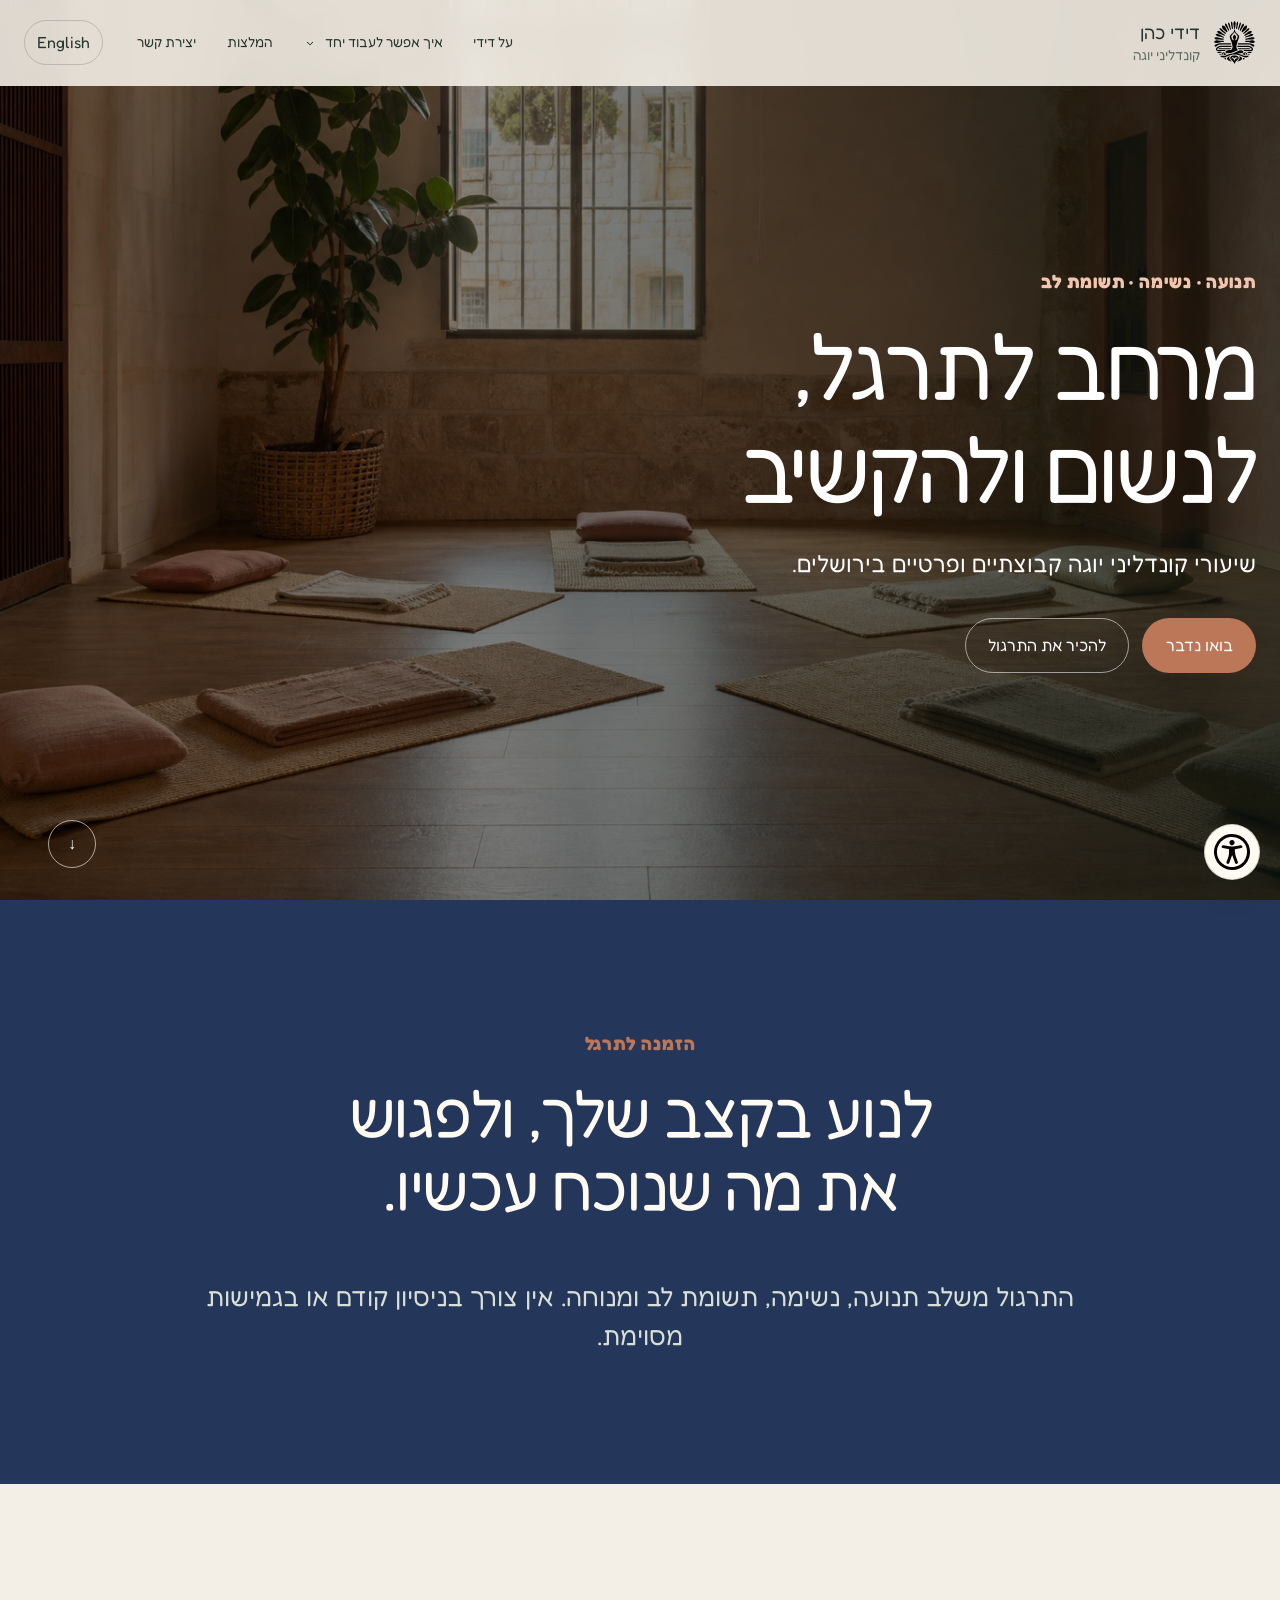
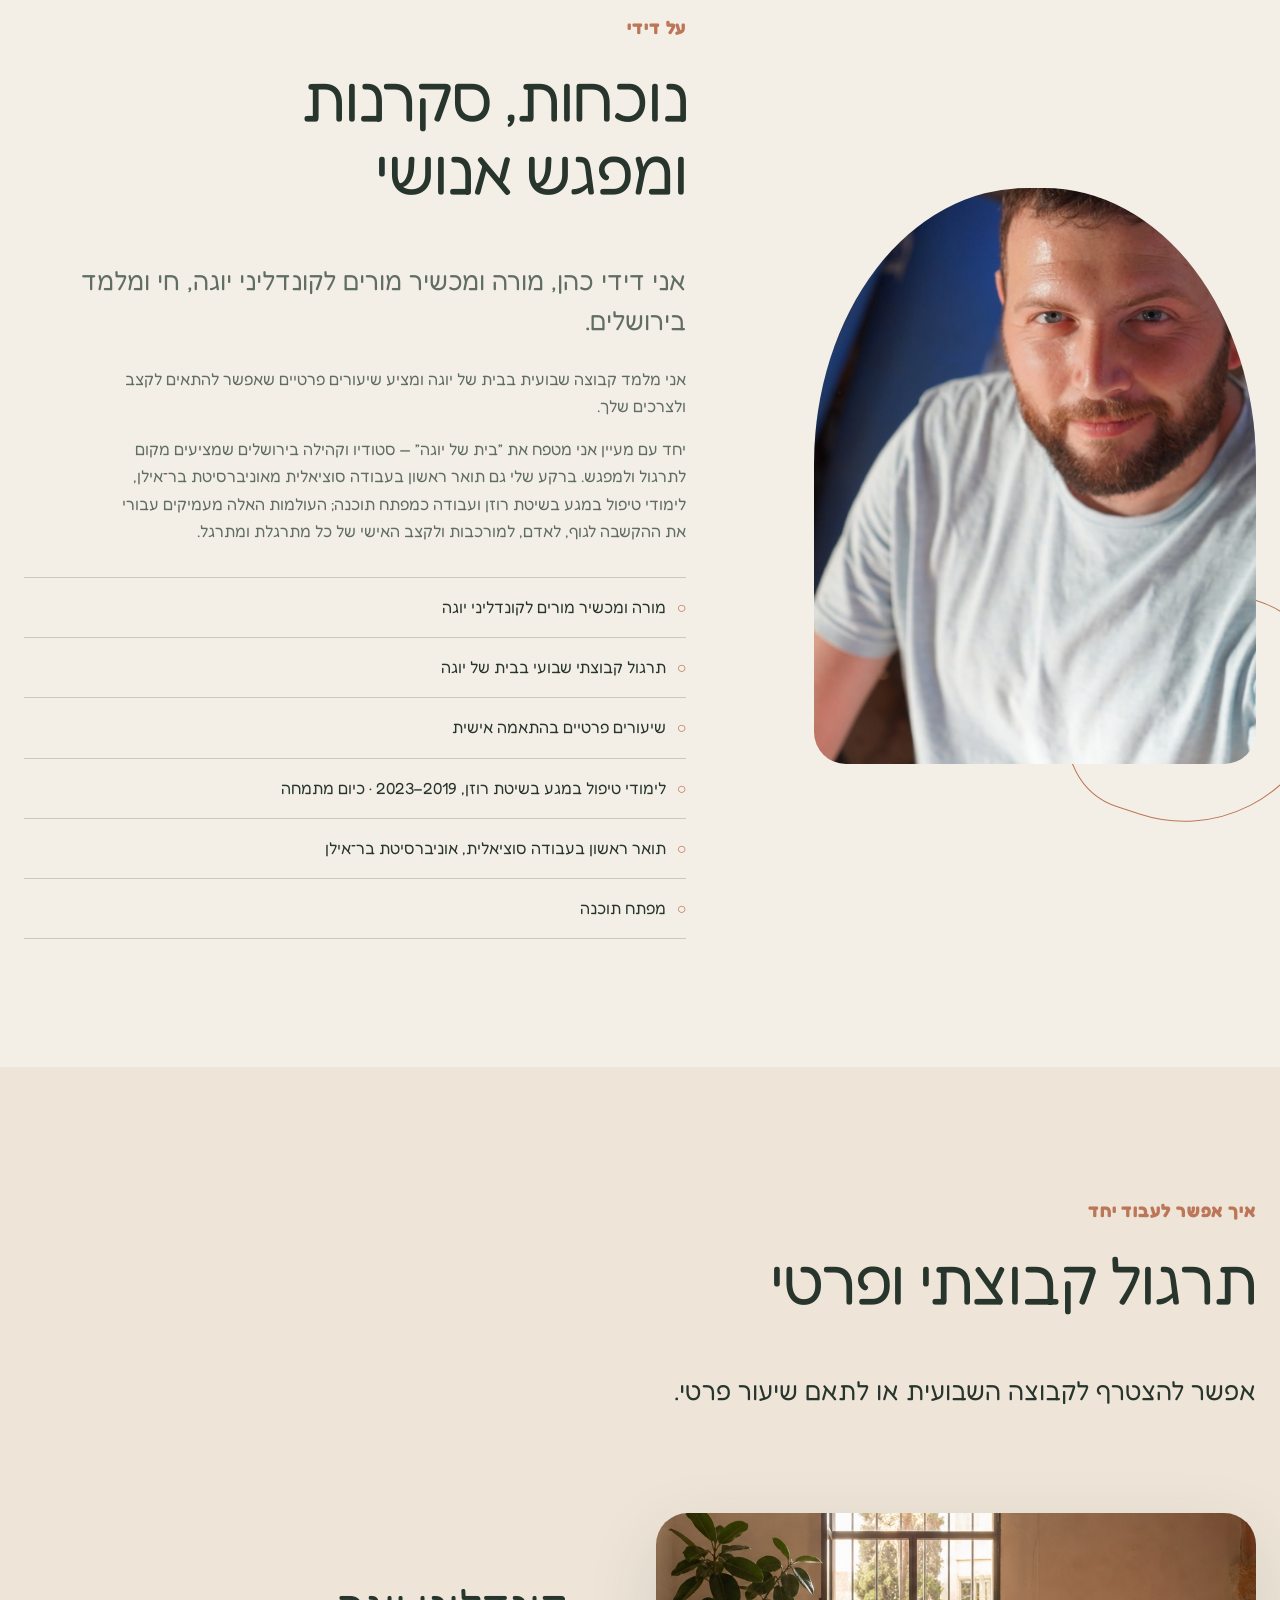
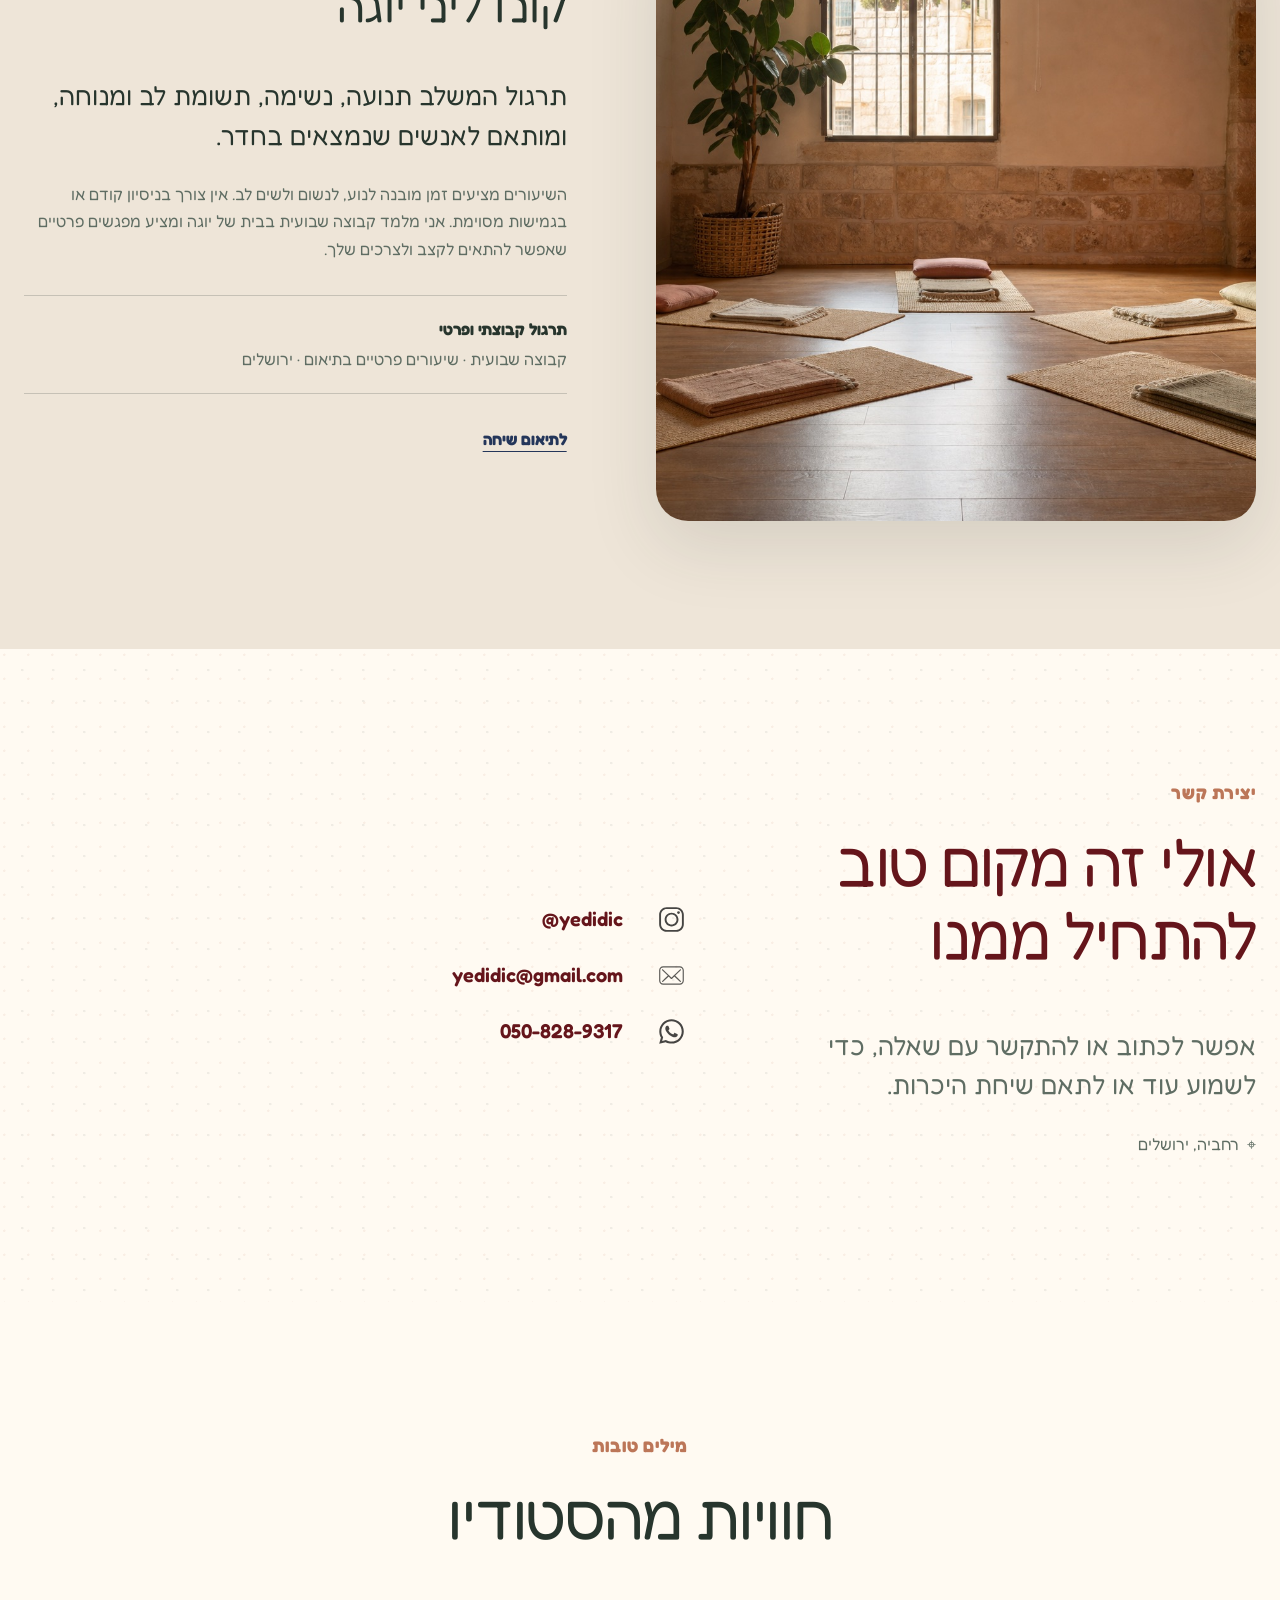
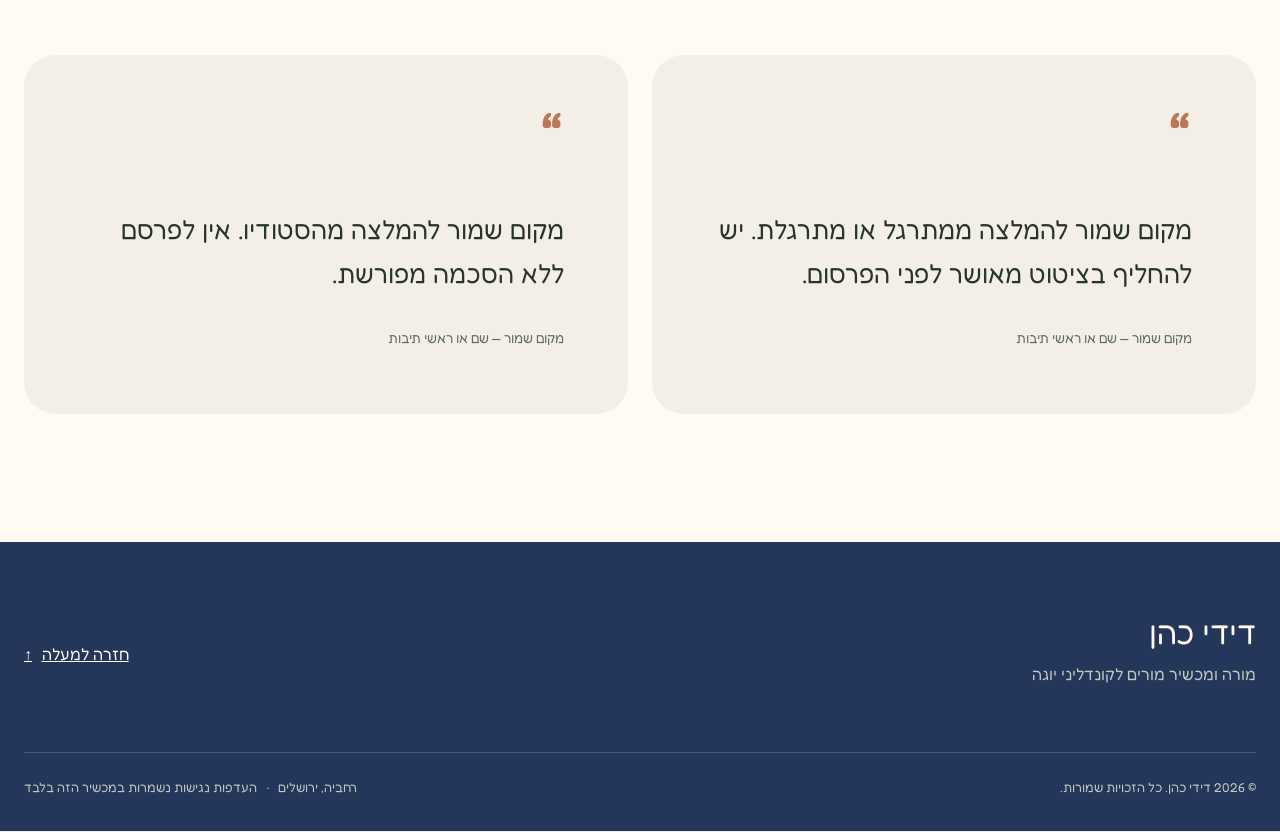
<file: kundalini.html>
<!doctype html>
<html lang="he" dir="rtl">
  <head>
    <meta charset="utf-8" />
    <meta name="viewport" content="width=device-width, initial-scale=1" />
    <meta name="theme-color" content="#f4efe6" />
    <meta name="robots" content="index, follow, max-image-preview:large" />
    <meta name="author" content="דידי כהן" />
    <meta name="description" content="שיעורי קונדליני יוגה קבוצתיים ופרטיים עם דידי כהן בירושלים." />
    <meta property="og:type" content="website" />
    <meta property="og:site_name" content="דידי כהן" />
    <meta property="og:locale" content="he_IL" />
    <meta property="og:locale:alternate" content="en_US" />
    <meta property="og:url" content="https://didi.yoga-house.co/kundalini.html" />
    <meta property="og:title" content="דידי כהן | קונדליני יוגה בירושלים" />
    <meta property="og:description" content="תרגול קונדליני יוגה המשלב תנועה, נשימה, תשומת לב ומנוחה." />
    <meta property="og:image" content="https://didi.yoga-house.co/images/yoga-studio.jpg" />
    <meta property="og:image:alt" content="סטודיו ירושלמי חמים ובו מזרנים מסודרים לקבוצה קטנה" />
    <meta name="twitter:card" content="summary_large_image" />
    <meta name="twitter:title" content="דידי כהן | קונדליני יוגה בירושלים" />
    <meta name="twitter:description" content="תרגול קונדליני יוגה המשלב תנועה, נשימה, תשומת לב ומנוחה." />
    <meta name="twitter:image" content="https://didi.yoga-house.co/images/yoga-studio.jpg" />
    <meta name="twitter:image:alt" content="סטודיו ירושלמי חמים ובו מזרנים מסודרים לקבוצה קטנה" />
    <link rel="canonical" href="https://didi.yoga-house.co/kundalini.html" />
    <link rel="alternate" hreflang="he" href="https://didi.yoga-house.co/kundalini.html" />
    <link rel="alternate" hreflang="en" href="https://didi.yoga-house.co/en/kundalini.html" />
    <link rel="alternate" hreflang="x-default" href="https://didi.yoga-house.co/kundalini.html" />
    <link rel="icon" href="images/yoga-logo.svg?v=1" type="image/svg+xml" />
    <link rel="preconnect" href="https://fonts.googleapis.com" />
    <link rel="preconnect" href="https://fonts.gstatic.com" crossorigin />
    <link href="https://fonts.googleapis.com/css2?family=Fredoka:wght@300;400;500;600;700&amp;display=swap" rel="stylesheet" />
    <link rel="stylesheet" href="styles.css" />
    <title>דידי כהן | קונדליני יוגה בירושלים</title>
    <script type="application/ld+json" id="structured-data">{}</script>
    <script src="script.js" defer></script>
  </head>
  <body data-page="kundalini">
    <a class="skip-link" href="#main" data-i18n="a11y.skip">דילוג לתוכן הראשי</a>
    <header class="site-header" id="top">
      <div class="shell header-inner">
        <a class="brand" href="#top" aria-label="דידי כהן — חזרה לראש העמוד" data-i18n-aria="brand.aria">
          <img class="brand-mark" src="images/yoga-logo.svg" alt="" aria-hidden="true" />
          <span class="brand-copy"><strong data-i18n="brand.name">דידי כהן</strong><small data-i18n="kundaliniPage.brandRole">קונדליני יוגה</small></span>
        </a>
        <button class="menu-toggle icon-button" type="button" aria-expanded="false" aria-controls="primary-navigation" data-i18n-aria="nav.openMenu"><span></span><span></span><span></span></button>
        <nav class="primary-nav" id="primary-navigation" aria-label="ניווט ראשי" data-i18n-aria="nav.aria">
          <a href="#about" data-i18n="nav.about">על דידי</a>
          <div class="nav-group">
            <button class="nav-submenu-toggle" type="button" aria-expanded="false" aria-controls="services-menu"><span data-i18n="nav.working">איך אפשר לעבוד יחד</span><img class="submenu-chevron" src="icons/chevron-down.svg" alt="" aria-hidden="true" /></button>
            <div class="submenu" id="services-menu"><a href="/#rosen" data-i18n="nav.rosen">שיטת רוזן</a><a href="#yoga" data-i18n="nav.yoga">קונדליני יוגה</a></div>
          </div>
          <a href="#testimonials" data-i18n="nav.testimonials">המלצות</a>
          <a href="#contact" data-i18n="nav.contact">יצירת קשר</a>
          <a class="language-switch language-switch-mobile" href="/en/kundalini.html" hreflang="en" data-i18n="language.switch" data-i18n-aria="language.aria">English</a>
        </nav>
        <a class="language-switch language-switch-desktop" href="/en/kundalini.html" hreflang="en" data-i18n="language.switch" data-i18n-aria="language.aria">English</a>
      </div>
    </header>
    <main id="main">
      <section class="hero" aria-labelledby="hero-title">
        <img class="hero-image" src="images/yoga-studio.jpg" alt="סטודיו ירושלמי חמים ובו מזרנים מסודרים לקבוצה קטנה" data-i18n-alt="images.yogaAlt" />
        <div class="hero-scrim"></div>
        <div class="shell hero-inner"><div class="hero-card reveal">
          <p class="eyebrow" data-i18n="kundaliniPage.hero.eyebrow">תנועה · נשימה · תשומת לב</p>
          <h1 id="hero-title" data-i18n="kundaliniPage.hero.title">מרחב לתרגל, לנשום ולהקשיב</h1>
          <p class="hero-intro" data-i18n="kundaliniPage.hero.intro">שיעורי קונדליני יוגה קבוצתיים ופרטיים בירושלים.</p>
          <div class="button-row"><a class="button button-primary" href="#contact" data-i18n="hero.primaryCta">בואו נדבר</a><a class="button button-quiet" href="#yoga" data-i18n="kundaliniPage.hero.secondaryCta">להכיר את התרגול</a></div>
        </div></div>
        <a class="scroll-cue" href="#intro" aria-label="המשך אל ההיכרות" data-i18n-aria="hero.scrollAria"><span aria-hidden="true">↓</span></a>
      </section>
      <section class="intro section" id="intro" aria-labelledby="intro-title"><div class="shell narrow centered reveal">
        <p class="eyebrow" data-i18n="kundaliniPage.intro.eyebrow">הזמנה לתרגל</p>
        <h2 id="intro-title" data-i18n="kundaliniPage.intro.title">לנוע בקצב שלך, ולפגוש את מה שנוכח עכשיו.</h2>
        <p class="lead" data-i18n="kundaliniPage.intro.body">התרגול משלב תנועה, נשימה, תשומת לב ומנוחה. אין צורך בניסיון קודם או בגמישות מסוימת.</p>
      </div></section>
      <section class="about section" id="about" aria-labelledby="about-title"><div class="shell about-grid">
        <div class="about-visual reveal"><img class="about-portrait" src="images/didi.jpg" alt="דידי כהן מחייך באור טבעי ורך" data-i18n-alt="images.didiAlt" loading="lazy" /><div class="organic-line"></div></div>
        <div class="about-copy reveal"><p class="eyebrow" data-i18n="about.eyebrow">על דידי</p><h2 id="about-title" data-i18n="about.title">נוכחות, סקרנות ומפגש אנושי</h2>
          <p class="lead" data-i18n="kundaliniPage.about.lead">אני דידי כהן, מורה ומכשיר מורים לקונדליני יוגה, חי ומלמד בירושלים.</p>
          <p data-i18n="kundaliniPage.about.body1">אני מלמד קבוצה שבועית בבית של יוגה ומציע שיעורים פרטיים שאפשר להתאים לקצב ולצרכים שלך.</p>
          <p data-i18n="kundaliniPage.about.body2">יחד עם מעיין אני מטפח את ״בית של יוגה״ — סטודיו וקהילה בירושלים שמציעים מקום לתרגול ולמפגש. ברקע שלי גם תואר ראשון בעבודה סוציאלית מאוניברסיטת בר־אילן, לימודי טיפול במגע בשיטת רוזן ועבודה כמפתח תוכנה; העולמות האלה מעמיקים עבורי את ההקשבה לגוף, לאדם, למורכבות ולקצב האישי של כל מתרגלת ומתרגל.</p>
          <ul class="credentials" aria-label="הכשרה ורקע מקצועי" data-i18n-aria="about.credentialsAria"><li data-i18n="kundaliniPage.about.credential1">מורה ומכשיר מורים לקונדליני יוגה</li><li data-i18n="kundaliniPage.about.credential2">תרגול קבוצתי שבועי בבית של יוגה</li><li data-i18n="kundaliniPage.about.credential3">שיעורים פרטיים בהתאמה אישית</li><li data-i18n="kundaliniPage.about.credential4">לימודי טיפול במגע בשיטת רוזן, 2019–2023 · כיום מתמחה</li><li data-i18n="kundaliniPage.about.credential5">תואר ראשון בעבודה סוציאלית, אוניברסיטת בר־אילן</li><li data-i18n="kundaliniPage.about.credential6">מפתח תוכנה</li></ul>
        </div>
      </div></section>
      <section class="services section" id="yoga" aria-labelledby="services-title"><div class="shell">
        <header class="section-heading reveal"><p class="eyebrow" data-i18n="services.eyebrow">איך אפשר לעבוד יחד</p><h2 id="services-title" data-i18n="kundaliniPage.servicesTitle">תרגול קבוצתי ופרטי</h2><p class="lead" data-i18n="kundaliniPage.servicesIntro">אפשר להצטרף לקבוצה השבועית או לתאם שיעור פרטי.</p></header>
        <article class="service-row reveal"><div class="service-image"><img src="images/yoga-studio.jpg" alt="סטודיו ירושלמי חמים ובו מזרנים מסודרים לקבוצה קטנה" data-i18n-alt="images.yogaAlt" loading="lazy" /></div><div class="service-copy"><h3 data-i18n="services.yoga.title">קונדליני יוגה</h3><p class="lead" data-i18n="services.yoga.lead">תרגול המשלב תנועה, נשימה, תשומת לב ומנוחה, ומותאם לאנשים שנמצאים בחדר.</p><p data-i18n="services.yoga.body">השיעורים מציעים זמן מובנה לנוע, לנשום ולשים לב. אין צורך בניסיון קודם או בגמישות מסוימת. אני מלמד קבוצה שבועית בבית של יוגה ומציע מפגשים פרטיים שאפשר להתאים לקצב ולצרכים שלך.</p><div class="session-note"><strong data-i18n="services.yoga.noteTitle">תרגול קבוצתי ופרטי</strong><span data-i18n="services.yoga.note">קבוצה שבועית · שיעורים פרטיים בתיאום · ירושלים</span></div><a class="text-link" href="#contact"><span data-i18n="services.cta">לתיאום שיחה</span></a></div></article>
      </div></section>
      <section class="contact section" id="contact" aria-labelledby="contact-title"><div class="shell contact-grid"><div class="contact-copy reveal"><p class="eyebrow" data-i18n="contact.eyebrow">יצירת קשר</p><h2 id="contact-title" data-i18n="contact.title">אולי זה מקום טוב להתחיל ממנו</h2><p class="lead" data-i18n="contact.body">אפשר לכתוב או להתקשר עם שאלה, כדי לשמוע עוד או לתאם שיחת היכרות.</p><p class="location"><span aria-hidden="true">⌖</span><span data-i18n="contact.location">רחביה, ירושלים</span></p></div><div class="contact-links reveal"><a data-contact="instagram" href="https://instagram.com/yedidic"><span class="visually-hidden" data-i18n="contact.instagramLabel">אינסטגרם</span><strong data-i18n="contact.instagramValue">@yedidic</strong><img class="contact-icon" src="icons/black-instagram-logo-3497.svg" alt="" aria-hidden="true" /></a><a data-contact="email" href="mailto:yedidic@gmail.com"><span class="visually-hidden" data-i18n="contact.emailLabel">אימייל</span><strong data-i18n="contact.emailValue">yedidic@gmail.com</strong><img class="contact-icon" src="icons/mail-142.svg" alt="" aria-hidden="true" /></a><a data-contact="whatsapp" href="https://wa.me/972508289317?text=%D7%A9%D7%9C%D7%95%D7%9D%20%D7%93%D7%99%D7%93%D7%99%2C%20%D7%94%D7%92%D7%A2%D7%AA%D7%99%20%D7%93%D7%A8%D7%9A%20%D7%94%D7%90%D7%AA%D7%A8"><span class="visually-hidden" data-i18n="contact.whatsappLabel">וואטסאפ</span><strong data-i18n="contact.whatsappValue">050-828-9317</strong><img class="contact-icon" src="icons/whatsapp-4451.svg" alt="" aria-hidden="true" /></a></div></div></section>
      <section class="testimonials section" id="testimonials" aria-labelledby="testimonials-title"><div class="shell">
        <header class="section-heading centered reveal"><p class="eyebrow" data-i18n="testimonials.eyebrow">מילים טובות</p><h2 id="testimonials-title" data-i18n="testimonials.kundalini.title">חוויות מהסטודיו</h2><p data-i18n="testimonials.kundalini.placeholderNote"></p></header>
        <div class="quote-grid"><figure class="quote-card reveal"><span class="quote-mark" aria-hidden="true">“</span><blockquote data-i18n="testimonials.kundalini.card1.quote">מקום שמור להמלצה ממתרגל או מתרגלת. יש להחליף בציטוט מאושר לפני הפרסום.</blockquote><figcaption data-i18n="testimonials.kundalini.card1.author">מקום שמור — שם או ראשי תיבות</figcaption></figure><figure class="quote-card reveal"><span class="quote-mark" aria-hidden="true">“</span><blockquote data-i18n="testimonials.kundalini.card2.quote">מקום שמור להמלצה מהסטודיו. אין לפרסם ללא הסכמה מפורשת.</blockquote><figcaption data-i18n="testimonials.kundalini.card2.author">מקום שמור — שם או ראשי תיבות</figcaption></figure></div>
      </div></section>
    </main>
    <footer class="site-footer"><div class="shell footer-main"><div><strong data-i18n="brand.name">דידי כהן</strong><p data-i18n="kundaliniPage.footerStatus">מורה ומכשיר מורים לקונדליני יוגה</p></div><a href="#top" class="back-top"><span data-i18n="footer.backTop">חזרה למעלה</span><span aria-hidden="true">↑</span></a></div><div class="shell footer-meta"><span data-i18n="footer.copyright">© 2026 דידי כהן. כל הזכויות שמורות.</span><div><span data-i18n="footer.location">רחביה, ירושלים</span><span aria-hidden="true">·</span><span data-i18n="footer.storageNotice">העדפות נגישות נשמרות במכשיר הזה בלבד</span></div></div></footer>
    <button class="a11y-trigger floating-control" type="button" aria-expanded="false" aria-controls="a11y-panel" data-i18n-aria="a11y.openToolbar"><img src="icons/accessibility-icon.svg" alt="" aria-hidden="true" /></button>
    <aside class="a11y-panel" id="a11y-panel" hidden aria-labelledby="a11y-title"><div class="panel-header"><h2 id="a11y-title" data-i18n="a11y.title">כלי נגישות</h2><button class="panel-close" type="button" data-a11y-close data-i18n-aria="a11y.close"><span>×</span></button></div><div class="a11y-controls"><button type="button" data-a11y-action="font-up"><span aria-hidden="true">A+</span><span data-i18n="a11y.fontUp">הגדלת טקסט</span></button><button type="button" data-a11y-action="font-down"><span aria-hidden="true">A−</span><span data-i18n="a11y.fontDown">הקטנת טקסט</span></button><button type="button" data-a11y-action="contrast" aria-pressed="false"><span aria-hidden="true">◐</span><span data-i18n="a11y.contrast">ניגודיות גבוהה</span></button><button type="button" data-a11y-action="links" aria-pressed="false"><span aria-hidden="true">_</span><span data-i18n="a11y.links">הדגשת קישורים</span></button><button type="button" data-a11y-action="motion" aria-pressed="false"><span aria-hidden="true">Ⅱ</span><span data-i18n="a11y.motion">עצירת תנועה</span></button><button type="button" data-a11y-action="reset"><span aria-hidden="true">↺</span><span data-i18n="a11y.reset">איפוס הגדרות</span></button></div><p class="panel-note" data-i18n="a11y.note">הכלים משלימים את הנגישות המובנית באתר ואינם מבטיחים התאמה לכל צורך אישי.</p></aside>
    <div class="live-region" aria-live="polite" aria-atomic="true"></div>
  </body>
</html>
</file>
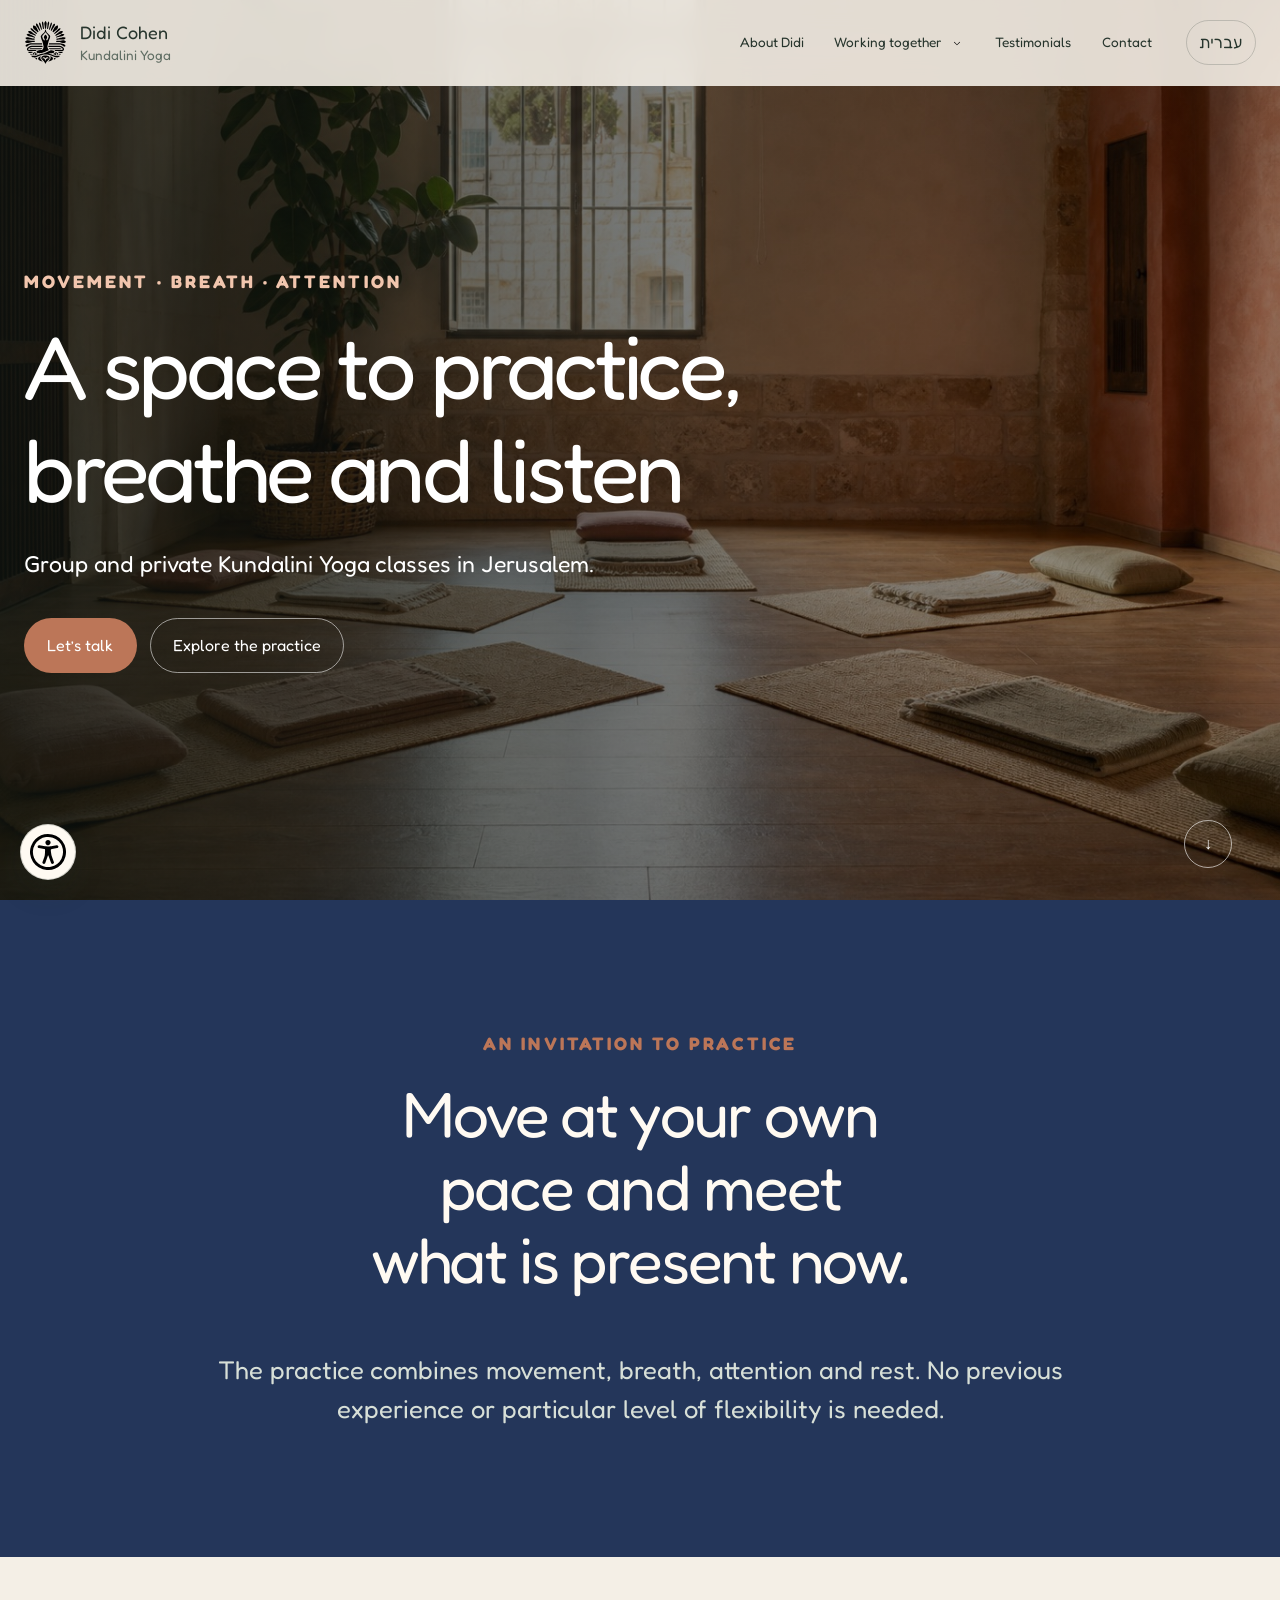
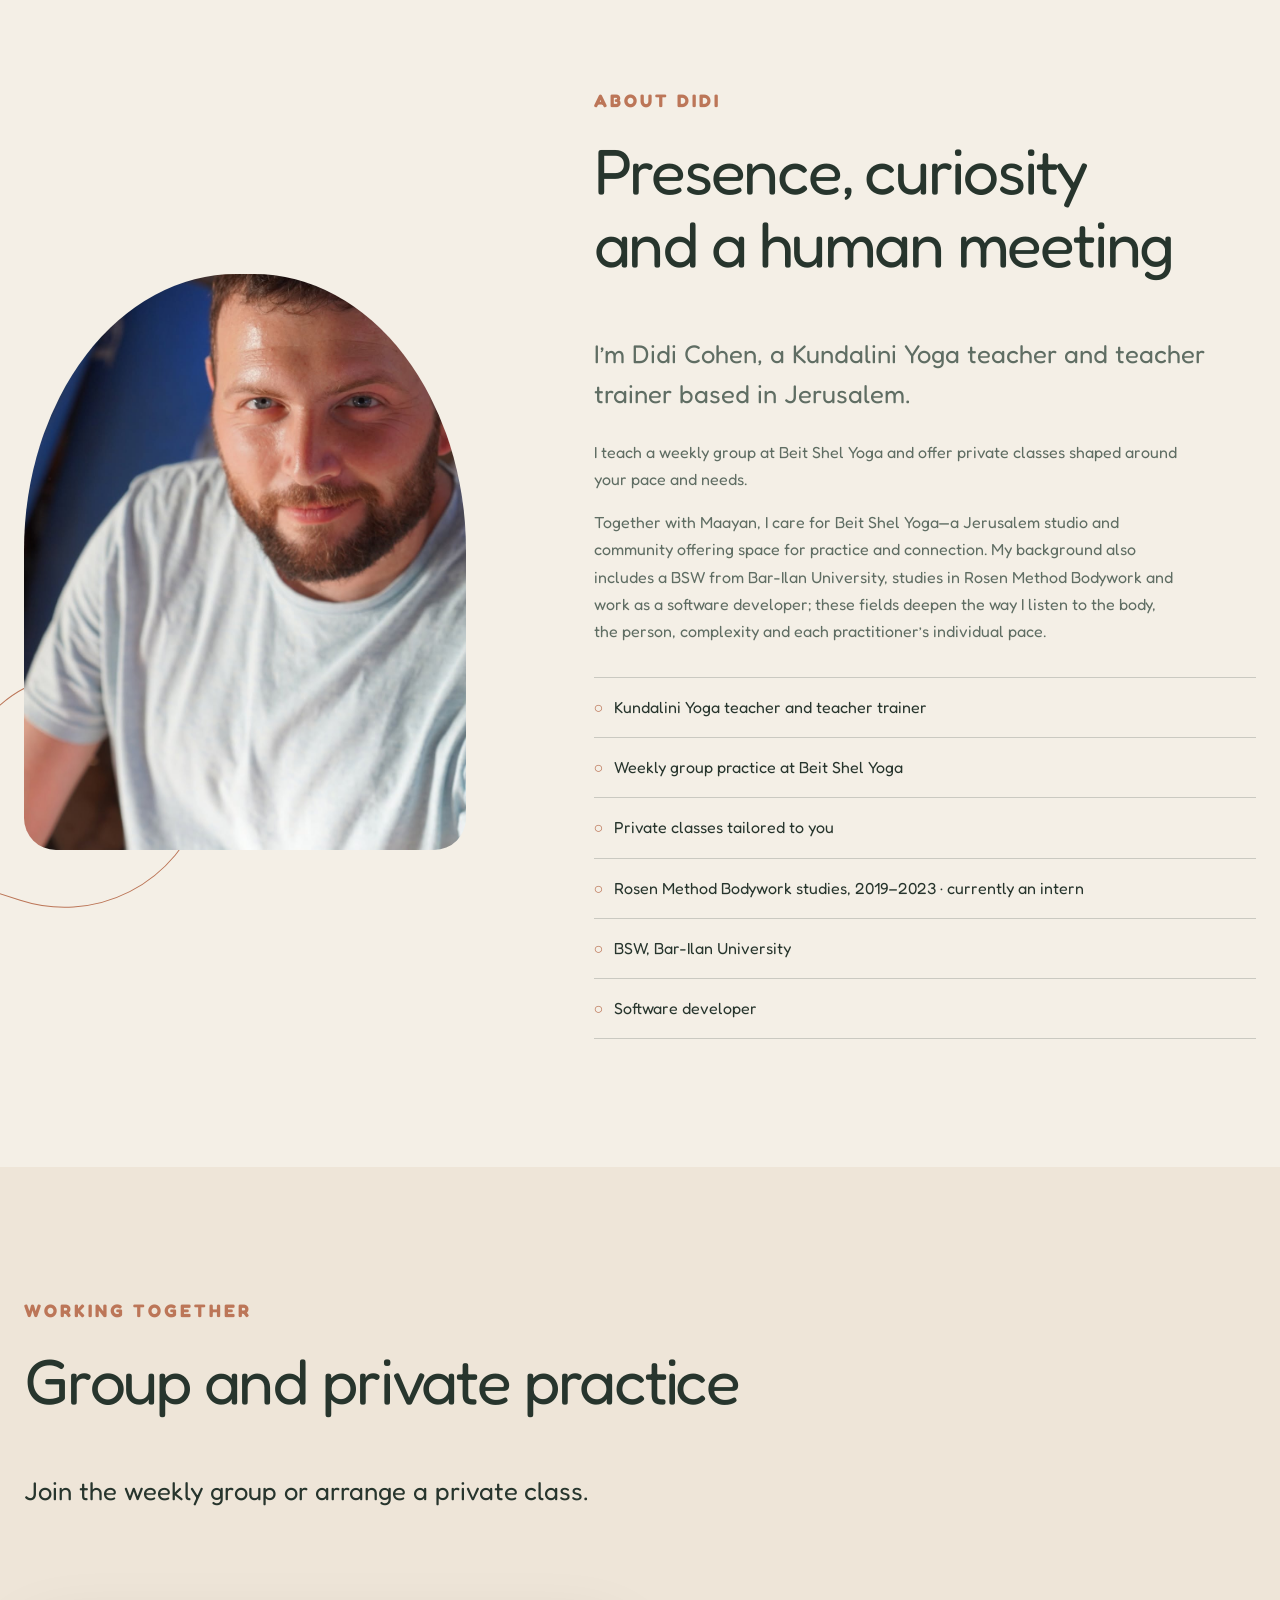
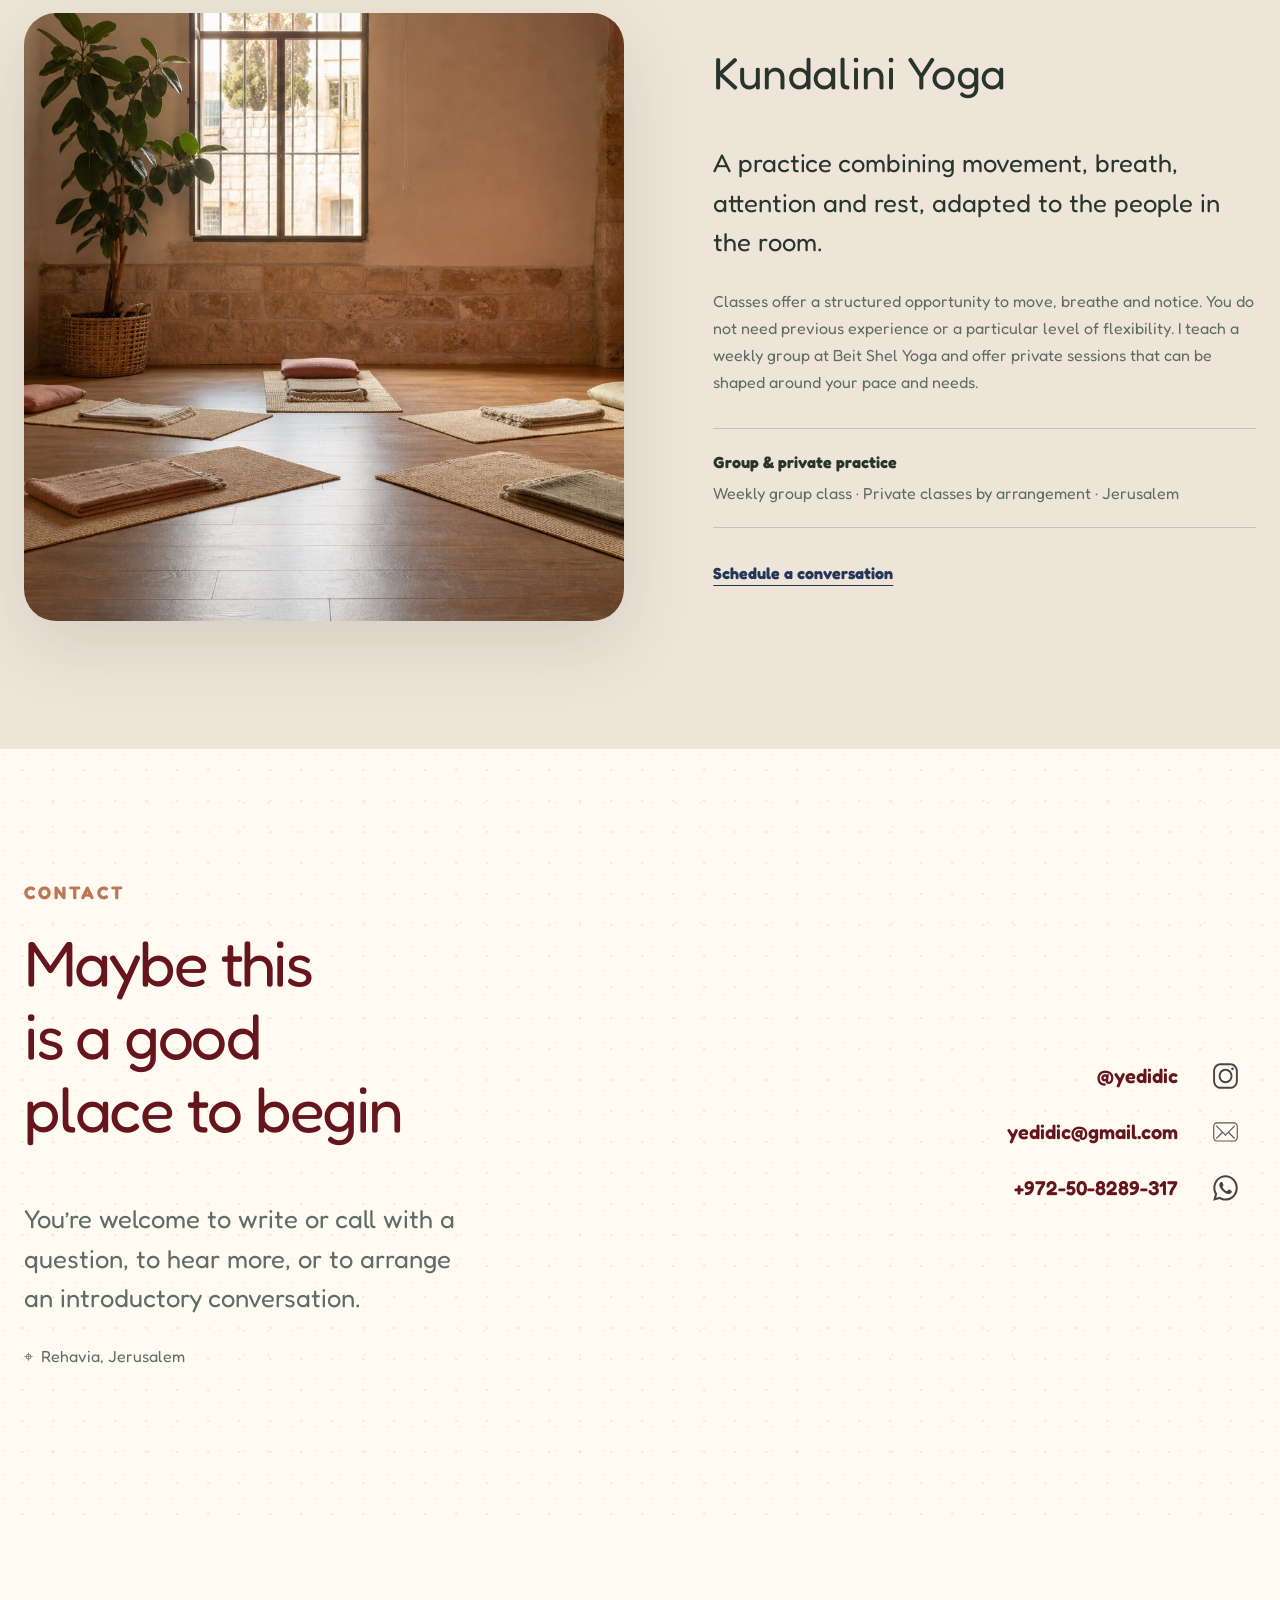
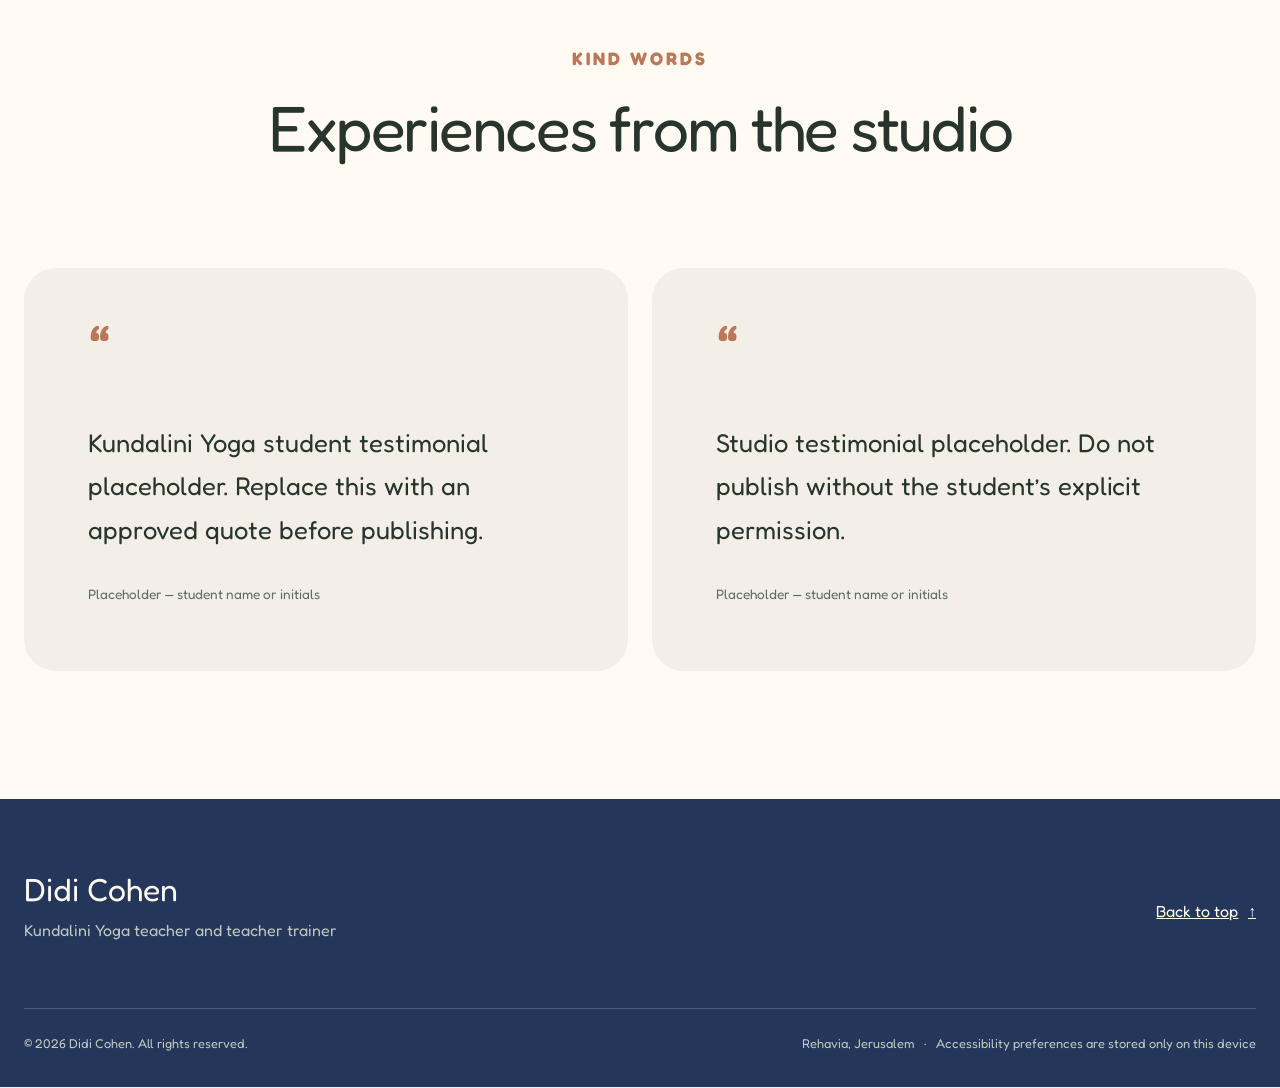
<file: en/kundalini.html>
<!doctype html>
<html lang="en" dir="ltr">
  <head>
    <meta charset="utf-8" />
    <meta name="viewport" content="width=device-width, initial-scale=1" />
    <meta name="theme-color" content="#f4efe6" />
    <meta name="robots" content="index, follow, max-image-preview:large" />
    <meta name="author" content="Didi Cohen" />
    <meta name="description" content="Group and private Kundalini Yoga classes with Didi Cohen in Jerusalem." />
    <meta property="og:type" content="website" />
    <meta property="og:site_name" content="Didi Cohen" />
    <meta property="og:locale" content="en_US" />
    <meta property="og:locale:alternate" content="he_IL" />
    <meta property="og:url" content="https://didi.yoga-house.co/en/kundalini.html" />
    <meta property="og:title" content="Didi Cohen | Kundalini Yoga in Jerusalem" />
    <meta property="og:description" content="Kundalini Yoga practice combining movement, breath, attention and rest." />
    <meta property="og:image" content="https://didi.yoga-house.co/images/yoga-studio.jpg" />
    <meta property="og:image:alt" content="A warm Jerusalem yoga studio with mats arranged for a small group" />
    <meta name="twitter:card" content="summary_large_image" />
    <meta name="twitter:title" content="Didi Cohen | Kundalini Yoga in Jerusalem" />
    <meta name="twitter:description" content="Kundalini Yoga practice combining movement, breath, attention and rest." />
    <meta name="twitter:image" content="https://didi.yoga-house.co/images/yoga-studio.jpg" />
    <meta name="twitter:image:alt" content="A warm Jerusalem yoga studio with mats arranged for a small group" />
    <link rel="canonical" href="https://didi.yoga-house.co/en/kundalini.html" />
    <link rel="alternate" hreflang="he" href="https://didi.yoga-house.co/kundalini.html" />
    <link rel="alternate" hreflang="en" href="https://didi.yoga-house.co/en/kundalini.html" />
    <link rel="alternate" hreflang="x-default" href="https://didi.yoga-house.co/kundalini.html" />
    <link rel="icon" href="../images/yoga-logo.svg?v=1" type="image/svg+xml" />
    <link rel="preconnect" href="https://fonts.googleapis.com" />
    <link rel="preconnect" href="https://fonts.gstatic.com" crossorigin />
    <link href="https://fonts.googleapis.com/css2?family=Fredoka:wght@300;400;500;600;700&amp;display=swap" rel="stylesheet" />
    <link rel="stylesheet" href="../styles.css" />
    <title>Didi Cohen | Kundalini Yoga in Jerusalem</title>
    <script type="application/ld+json" id="structured-data">{}</script>
    <script src="../script.js" defer></script>
  </head>
  <body data-page="kundalini">
    <a class="skip-link" href="#main" data-i18n="a11y.skip">Skip to main content</a>
    <header class="site-header" id="top"><div class="shell header-inner">
      <a class="brand" href="#top" aria-label="Didi Cohen — return to the top" data-i18n-aria="brand.aria"><img class="brand-mark" src="../images/yoga-logo.svg" alt="" aria-hidden="true" /><span class="brand-copy"><strong data-i18n="brand.name">Didi Cohen</strong><small data-i18n="kundaliniPage.brandRole">Kundalini Yoga</small></span></a>
      <button class="menu-toggle icon-button" type="button" aria-expanded="false" aria-controls="primary-navigation" data-i18n-aria="nav.openMenu"><span></span><span></span><span></span></button>
      <nav class="primary-nav" id="primary-navigation" aria-label="Main navigation" data-i18n-aria="nav.aria"><a href="#about" data-i18n="nav.about">About Didi</a><div class="nav-group"><button class="nav-submenu-toggle" type="button" aria-expanded="false" aria-controls="services-menu"><span data-i18n="nav.working">Working together</span><img class="submenu-chevron" src="../icons/chevron-down.svg" alt="" aria-hidden="true" /></button><div class="submenu" id="services-menu"><a href="/en/#rosen" data-i18n="nav.rosen">Rosen Method</a><a href="#yoga" data-i18n="nav.yoga">Kundalini Yoga</a></div></div><a href="#testimonials" data-i18n="nav.testimonials">Testimonials</a><a href="#contact" data-i18n="nav.contact">Contact</a><a class="language-switch language-switch-mobile" href="/kundalini.html" hreflang="he" data-i18n="language.switch" data-i18n-aria="language.aria">עברית</a></nav>
      <a class="language-switch language-switch-desktop" href="/kundalini.html" hreflang="he" data-i18n="language.switch" data-i18n-aria="language.aria">עברית</a>
    </div></header>
    <main id="main">
      <section class="hero" aria-labelledby="hero-title"><img class="hero-image" src="../images/yoga-studio.jpg" alt="A warm Jerusalem yoga studio with mats arranged for a small group" data-i18n-alt="images.yogaAlt" /><div class="hero-scrim"></div><div class="shell hero-inner"><div class="hero-card reveal"><p class="eyebrow" data-i18n="kundaliniPage.hero.eyebrow">Movement · Breath · Attention</p><h1 id="hero-title" data-i18n="kundaliniPage.hero.title">A space to practice, breathe and listen</h1><p class="hero-intro" data-i18n="kundaliniPage.hero.intro">Group and private Kundalini Yoga classes in Jerusalem.</p><div class="button-row"><a class="button button-primary" href="#contact" data-i18n="hero.primaryCta">Let’s talk</a><a class="button button-quiet" href="#yoga" data-i18n="kundaliniPage.hero.secondaryCta">Explore the practice</a></div></div></div><a class="scroll-cue" href="#intro" aria-label="Continue to the introduction" data-i18n-aria="hero.scrollAria"><span aria-hidden="true">↓</span></a></section>
      <section class="intro section" id="intro" aria-labelledby="intro-title"><div class="shell narrow centered reveal"><p class="eyebrow" data-i18n="kundaliniPage.intro.eyebrow">An invitation to practice</p><h2 id="intro-title" data-i18n="kundaliniPage.intro.title">Move at your own pace and meet what is present now.</h2><p class="lead" data-i18n="kundaliniPage.intro.body">The practice combines movement, breath, attention and rest. No previous experience or particular level of flexibility is needed.</p></div></section>
      <section class="about section" id="about" aria-labelledby="about-title"><div class="shell about-grid"><div class="about-visual reveal"><img class="about-portrait" src="../images/didi.jpg" alt="Didi Cohen smiling in soft natural light" data-i18n-alt="images.didiAlt" loading="lazy" /><div class="organic-line"></div></div><div class="about-copy reveal"><p class="eyebrow" data-i18n="about.eyebrow">About Didi</p><h2 id="about-title" data-i18n="about.title">Presence, curiosity and a human meeting</h2><p class="lead" data-i18n="kundaliniPage.about.lead">I’m Didi Cohen, a Kundalini Yoga teacher and teacher trainer based in Jerusalem.</p><p data-i18n="kundaliniPage.about.body1">I teach a weekly group at Beit Shel Yoga and offer private classes shaped around your pace and needs.</p><p data-i18n="kundaliniPage.about.body2">Together with Maayan, I care for Beit Shel Yoga—a Jerusalem studio and community offering space for practice and connection. My background also includes a BSW from Bar-Ilan University, studies in Rosen Method Bodywork and work as a software developer; these fields deepen the way I listen to the body, the person, complexity and each practitioner’s individual pace.</p><ul class="credentials" aria-label="Training and professional background" data-i18n-aria="about.credentialsAria"><li data-i18n="kundaliniPage.about.credential1">Kundalini Yoga teacher and teacher trainer</li><li data-i18n="kundaliniPage.about.credential2">Weekly group practice at Beit Shel Yoga</li><li data-i18n="kundaliniPage.about.credential3">Private classes tailored to you</li><li data-i18n="kundaliniPage.about.credential4">Rosen Method Bodywork studies, 2019–2023 · currently an intern</li><li data-i18n="kundaliniPage.about.credential5">BSW, Bar-Ilan University</li><li data-i18n="kundaliniPage.about.credential6">Software developer</li></ul></div></div></section>
      <section class="services section" id="yoga" aria-labelledby="services-title"><div class="shell"><header class="section-heading reveal"><p class="eyebrow" data-i18n="services.eyebrow">Working together</p><h2 id="services-title" data-i18n="kundaliniPage.servicesTitle">Group and private practice</h2><p class="lead" data-i18n="kundaliniPage.servicesIntro">Join the weekly group or arrange a private class.</p></header><article class="service-row reveal"><div class="service-image"><img src="../images/yoga-studio.jpg" alt="A warm Jerusalem yoga studio with mats arranged for a small group" data-i18n-alt="images.yogaAlt" loading="lazy" /></div><div class="service-copy"><h3 data-i18n="services.yoga.title">Kundalini Yoga</h3><p class="lead" data-i18n="services.yoga.lead">A practice combining movement, breath, attention and rest, adapted to the people in the room.</p><p data-i18n="services.yoga.body">Classes offer a structured opportunity to move, breathe and notice. You do not need previous experience or a particular level of flexibility. I teach a weekly group at Beit Shel Yoga and offer private sessions that can be shaped around your pace and needs.</p><div class="session-note"><strong data-i18n="services.yoga.noteTitle">Group &amp; private practice</strong><span data-i18n="services.yoga.note">Weekly group class · Private classes by arrangement · Jerusalem</span></div><a class="text-link" href="#contact"><span data-i18n="services.cta">Schedule a conversation</span></a></div></article></div></section>
      <section class="contact section" id="contact" aria-labelledby="contact-title"><div class="shell contact-grid"><div class="contact-copy reveal"><p class="eyebrow" data-i18n="contact.eyebrow">Contact</p><h2 id="contact-title" data-i18n="contact.title">Maybe this is a good place to begin</h2><p class="lead" data-i18n="contact.body">You’re welcome to write or call with a question, to hear more, or to arrange an introductory conversation.</p><p class="location"><span aria-hidden="true">⌖</span><span data-i18n="contact.location">Rehavia, Jerusalem</span></p></div><div class="contact-links reveal"><a data-contact="instagram" href="https://instagram.com/yedidic"><span class="visually-hidden" data-i18n="contact.instagramLabel">Instagram</span><strong data-i18n="contact.instagramValue">@yedidic</strong><img class="contact-icon" src="../icons/black-instagram-logo-3497.svg" alt="" aria-hidden="true" /></a><a data-contact="email" href="mailto:yedidic@gmail.com"><span class="visually-hidden" data-i18n="contact.emailLabel">Email</span><strong data-i18n="contact.emailValue">yedidic@gmail.com</strong><img class="contact-icon" src="../icons/mail-142.svg" alt="" aria-hidden="true" /></a><a data-contact="whatsapp" href="https://wa.me/972508289317?text=Hi%20Didi%2C%20I%27m%20reaching%20out%20through%20the%20website"><span class="visually-hidden" data-i18n="contact.whatsappLabel">WhatsApp</span><strong data-i18n="contact.whatsappValue">+972-50-8289-317</strong><img class="contact-icon" src="../icons/whatsapp-4451.svg" alt="" aria-hidden="true" /></a></div></div></section>
      <section class="testimonials section" id="testimonials" aria-labelledby="testimonials-title"><div class="shell"><header class="section-heading centered reveal"><p class="eyebrow" data-i18n="testimonials.eyebrow">Kind words</p><h2 id="testimonials-title" data-i18n="testimonials.kundalini.title">Experiences from the studio</h2><p data-i18n="testimonials.kundalini.placeholderNote"></p></header><div class="quote-grid"><figure class="quote-card reveal"><span class="quote-mark" aria-hidden="true">“</span><blockquote data-i18n="testimonials.kundalini.card1.quote">Kundalini Yoga student testimonial placeholder. Replace this with an approved quote before publishing.</blockquote><figcaption data-i18n="testimonials.kundalini.card1.author">Placeholder — student name or initials</figcaption></figure><figure class="quote-card reveal"><span class="quote-mark" aria-hidden="true">“</span><blockquote data-i18n="testimonials.kundalini.card2.quote">Studio testimonial placeholder. Do not publish without the student’s explicit permission.</blockquote><figcaption data-i18n="testimonials.kundalini.card2.author">Placeholder — student name or initials</figcaption></figure></div></div></section>
    </main>
    <footer class="site-footer"><div class="shell footer-main"><div><strong data-i18n="brand.name">Didi Cohen</strong><p data-i18n="kundaliniPage.footerStatus">Kundalini Yoga teacher and teacher trainer</p></div><a href="#top" class="back-top"><span data-i18n="footer.backTop">Back to top</span><span aria-hidden="true">↑</span></a></div><div class="shell footer-meta"><span data-i18n="footer.copyright">© 2026 Didi Cohen. All rights reserved.</span><div><span data-i18n="footer.location">Rehavia, Jerusalem</span><span aria-hidden="true">·</span><span data-i18n="footer.storageNotice">Accessibility preferences are stored only on this device</span></div></div></footer>
    <button class="a11y-trigger floating-control" type="button" aria-expanded="false" aria-controls="a11y-panel" data-i18n-aria="a11y.openToolbar"><img src="../icons/accessibility-icon.svg" alt="" aria-hidden="true" /></button>
    <aside class="a11y-panel" id="a11y-panel" hidden aria-labelledby="a11y-title"><div class="panel-header"><h2 id="a11y-title" data-i18n="a11y.title">Accessibility tools</h2><button class="panel-close" type="button" data-a11y-close data-i18n-aria="a11y.close"><span>×</span></button></div><div class="a11y-controls"><button type="button" data-a11y-action="font-up"><span aria-hidden="true">A+</span><span data-i18n="a11y.fontUp">Increase text</span></button><button type="button" data-a11y-action="font-down"><span aria-hidden="true">A−</span><span data-i18n="a11y.fontDown">Decrease text</span></button><button type="button" data-a11y-action="contrast" aria-pressed="false"><span aria-hidden="true">◐</span><span data-i18n="a11y.contrast">High contrast</span></button><button type="button" data-a11y-action="links" aria-pressed="false"><span aria-hidden="true">_</span><span data-i18n="a11y.links">Highlight links</span></button><button type="button" data-a11y-action="motion" aria-pressed="false"><span aria-hidden="true">Ⅱ</span><span data-i18n="a11y.motion">Pause motion</span></button><button type="button" data-a11y-action="reset"><span aria-hidden="true">↺</span><span data-i18n="a11y.reset">Reset settings</span></button></div><p class="panel-note" data-i18n="a11y.note">These tools complement the site’s built-in accessibility and do not guarantee compliance with every individual need.</p></aside>
    <div class="live-region" aria-live="polite" aria-atomic="true"></div>
  </body>
</html>
</file>
<file: styles.css>
:root {
  --paper: #f4efe6;
  --paper-deep: #e9dfd0;
  --ink: #27352d;
  --ink-soft: #5f6d63;
  --darkblue: #24365a;
  --moss: #7d8c72;
  --clay: #bc7658;
  --cream: #fffaf2;
  --line: rgba(39, 53, 45, 0.2);
  --shadow: 0 24px 70px rgba(45, 54, 46, 0.13);
  --radius: 2rem;
  --font-scale: 1;
  --header-height: 5.4rem;
  color-scheme: light;
}

* {
  box-sizing: border-box;
}
html {
  scroll-behavior: smooth;
  scroll-padding-top: var(--header-height);
  font-size: calc(100% * var(--font-scale));
}
body {
  margin: 0;
  background: var(--paper);
  color: var(--ink);
  font-family: "Fredoka", Arial, sans-serif;
  line-height: 1.7;
}
body.menu-open {
  overflow: hidden;
}
img {
  display: block;
  width: 100%;
}
a {
  color: inherit;
}
button,
input {
  font: inherit;
}
button {
  color: inherit;
}
:focus-visible {
  outline: 3px solid var(--clay);
  outline-offset: 4px;
}
.visually-hidden {
  position: absolute;
  width: 1px;
  height: 1px;
  padding: 0;
  margin: -1px;
  overflow: hidden;
  clip: rect(0, 0, 0, 0);
  white-space: nowrap;
  border: 0;
}
::selection {
  background: var(--clay);
  color: white;
}

h1,
h2,
h3,
p {
  margin-top: 0;
}
h1,
h2,
h3 {
  font-family: "Fredoka", Arial, sans-serif;
  font-weight: 400;
  line-height: 1.14;
  text-wrap: balance;
}
h1 {
  font-size: clamp(3rem, 7vw, 6.8rem);
  letter-spacing: -0.045em;
}
h2 {
  font-size: clamp(2.3rem, 5vw, 4.8rem);
  letter-spacing: -0.035em;
}
h3 {
  font-size: clamp(2rem, 3.5vw, 3.4rem);
}
p {
  max-width: 65ch;
}

.shell {
  width: min(90rem, calc(100% - 3rem));
  margin-inline: auto;
}
.narrow {
  max-width: 60rem;
}
.centered {
  text-align: center;
  margin-inline: auto;
}

.centered .eyebrow {
  margin-inline: auto;
}
.section {
  padding-block: clamp(5.5rem, 10vw, 10rem);
}
.eyebrow {
  margin-bottom: 1.2rem;
  color: var(--clay);
  font-size: 1.125rem;
  font-weight: 700;
  letter-spacing: 0.17em;
  text-transform: uppercase;
}
html[dir="rtl"] .eyebrow {
  letter-spacing: 0.05em;
}
.lead {
  font-family: "Fredoka", Arial, sans-serif;
  font-size: clamp(1.25rem, 2vw, 1.65rem);
  line-height: 1.55;
}
.skip-link {
  position: fixed;
  z-index: 1000;
  inset-block-start: 0.75rem;
  inset-inline-start: 0.75rem;
  padding: 0.75rem 1rem;
  background: var(--ink);
  color: white;
  transform: translateY(-160%);
}
.skip-link:focus {
  transform: none;
}

.site-header {
  position: fixed;
  z-index: 50;
  inset: 0 0 auto;
  height: var(--header-height);
  background: rgba(244, 239, 230, 0.9);
  border-bottom: 1px solid transparent;
  backdrop-filter: blur(14px);
  transition:
    border-color 0.25s,
    box-shadow 0.25s;
}
.site-header.scrolled {
  border-color: var(--line);
  box-shadow: 0 8px 32px rgba(39, 53, 45, 0.06);
}
.header-inner {
  height: 100%;
  display: flex;
  align-items: center;
  gap: 2rem;
}
.brand {
  display: flex;
  align-items: center;
  gap: 0.8rem;
  text-decoration: none;
  margin-inline-end: auto;
}
.brand-mark {
  width: 2.7rem;
  height: 2.7rem;
  object-fit: contain;
  flex: 0 0 auto;
}
.brand-copy {
  display: grid;
  line-height: 1.1;
}
.brand-copy strong {
  font-family: "Fredoka", Arial, sans-serif;
  font-size: 1.125rem;
  font-weight: 400;
}
.brand-copy small {
  margin-top: 0.3rem;
  color: var(--ink-soft);
  font-size: 0.85rem;
}
.primary-nav {
  display: flex;
  align-items: center;
  gap: 1.6rem;
  font-size: 0.85rem;
}
.primary-nav > a,
.nav-submenu-toggle {
  text-decoration: none;
  border: 0;
  background: none;
  padding: 0.5rem 0.15rem;
  cursor: pointer;
}
.primary-nav > a:hover,
.nav-submenu-toggle:hover {
  color: var(--clay);
}
.nav-group {
  position: relative;
}
.nav-submenu-toggle {
  display: flex;
  align-items: center;
  gap: 0.4rem;
}
.submenu-chevron {
  width: 1rem;
  height: 1rem;
  transition: transform 0.2s ease;
}
.nav-submenu-toggle[aria-expanded="true"] .submenu-chevron {
  transform: rotate(180deg);
}
.submenu {
  position: absolute;
  inset-block-start: calc(100% + 0.6rem);
  inset-inline-start: 50%;
  min-width: 12rem;
  padding: 0.6rem;
  background: var(--cream);
  border: 1px solid var(--line);
  border-radius: 1rem;
  box-shadow: var(--shadow);
  transform: translate(-50%, 0.5rem);
  opacity: 0;
  visibility: hidden;
  transition: 0.2s;
}
html[dir="rtl"] .submenu {
  transform: translate(50%, 0.5rem);
}
.nav-group:hover .submenu,
.nav-group:focus-within .submenu,
.nav-group.is-open .submenu {
  opacity: 1;
  visibility: visible;
  transform: translate(-50%, 0);
}
html[dir="rtl"] .nav-group:hover .submenu,
html[dir="rtl"] .nav-group:focus-within .submenu,
html[dir="rtl"] .nav-group.is-open .submenu {
  transform: translate(50%, 0);
}
.submenu a {
  display: block;
  padding: 0.65rem 0.75rem;
  border-radius: 0.65rem;
  text-decoration: none;
}
.submenu a:hover {
  background: var(--paper);
}
.language-switch {
  min-width: 3.3rem;
  border: 1px solid var(--line);
  border-radius: 999px;
  padding: 0.5rem 0.75rem;
  background: transparent;
  cursor: pointer;
  text-decoration: none;
}
.language-switch:hover {
  border-color: var(--ink);
}
.language-switch-mobile {
  display: none;
}
.menu-toggle {
  display: none;
}

.hero {
  position: relative;
  min-height: 100svh;
  display: flex;
  align-items: end;
  overflow: hidden;
  background: var(--darkblue);
}
.hero-image,
.hero-scrim {
  position: absolute;
  inset: 0;
  height: 100%;
  object-fit: cover;
}
.hero-scrim {
  background:
    linear-gradient(rgba(0, 0, 0, 0.4), rgba(0, 0, 0, 0.4)),
    linear-gradient(
      90deg,
      rgba(25, 40, 32, 0.05) 25%,
      rgba(25, 40, 32, 0.66) 100%
    );
}
html[dir="ltr"] .hero-scrim {
  background:
    linear-gradient(rgba(0, 0, 0, 0.4), rgba(0, 0, 0, 0.4)),
    linear-gradient(
      270deg,
      rgba(25, 40, 32, 0.05) 25%,
      rgba(25, 40, 32, 0.66) 100%
    );
}
.hero-inner {
  position: relative;
  z-index: 1;
  margin-top: auto;
  margin-bottom: auto;
  padding-block: calc(var(--header-height) + 5rem) clamp(4rem, 10vw, 8rem);
}
.hero-card {
  width: min(48rem, 70%);
  color: white;
}
.hero-card .eyebrow {
  color: #f2c6ae;
}
.hero-card h1 {
  margin-bottom: 1.5rem;
}
.hero-intro {
  font-size: clamp(1.15rem, 1.8vw, 1.45rem);
}
.button-row {
  display: flex;
  flex-wrap: wrap;
  gap: 0.8rem;
  margin-top: 2.2rem;
}
.button {
  display: inline-flex;
  align-items: center;
  justify-content: center;
  min-height: 3.2rem;
  padding: 0.8rem 1.4rem;
  border: 1px solid transparent;
  border-radius: 999px;
  text-decoration: none;
  cursor: pointer;
  transition:
    transform 0.2s,
    background 0.2s,
    color 0.2s;
}
.button:hover {
  transform: translateY(-2px);
}
.button-primary {
  background: var(--clay);
  color: #fff;
}
.button-primary:hover {
  background: #a96047;
}
.button-quiet {
  border-color: rgba(255, 255, 255, 0.55);
  color: white;
}
.button-quiet:hover {
  background: white;
  color: var(--ink);
}
.button-outline {
  border-color: var(--line);
  background: transparent;
}
.scroll-cue {
  position: absolute;
  z-index: 2;
  inset-block-end: 2rem;
  inset-inline-end: 3rem;
  width: 3rem;
  aspect-ratio: 1;
  display: grid;
  place-items: center;
  border: 1px solid rgba(255, 255, 255, 0.6);
  border-radius: 50%;
  color: white;
  text-decoration: none;
}

.intro {
  background: var(--darkblue);
  color: var(--cream);
}
.intro h2 {
  max-width: 17ch;
  margin-inline: auto;
}
.intro .lead {
  margin: 2rem auto 0;
  color: #d7dfd7;
}

.about {
  overflow: hidden;
}
.about-grid {
  display: grid;
  grid-template-columns: minmax(18rem, 0.8fr) 1.2fr;
  gap: clamp(4rem, 10vw, 10rem);
  align-items: center;
}
.about-visual {
  position: relative;
}
.about-portrait {
  position: relative;
  z-index: 1;
  height: 36rem;
  object-fit: cover;
  object-position: 64% center;
  border-radius: 48% 48% 2rem 2rem;
}
.organic-line {
  position: absolute;
  width: 15rem;
  height: 15rem;
  inset-block-end: -4rem;
  inset-inline-start: -4rem;
  border: 1px solid var(--clay);
  border-radius: 50% 40% 60% 30%;
  transform: rotate(18deg);
}
.about-copy > p:not(.eyebrow) {
  color: var(--ink-soft);
}
.about-copy .lead {
  color: var(--ink);
}
.credentials {
  list-style: none;
  margin: 2rem 0 0;
  padding: 0;
  border-top: 1px solid var(--line);
}
.credentials li {
  padding: 1rem 0;
  border-bottom: 1px solid var(--line);
}
.credentials li::before {
  content: "○";
  margin-inline-end: 0.7rem;
  color: var(--clay);
}

.services {
  background: #eee5d8;
}
.section-heading {
  max-width: 49rem;
  margin-bottom: clamp(4rem, 8vw, 7rem);
}
.section-heading.centered {
  margin-inline: auto;
}
.service-row {
  display: grid;
  grid-template-columns: 1.05fr 0.95fr;
  align-items: center;
  gap: clamp(2.5rem, 7vw, 7rem);
  margin-bottom: clamp(6rem, 12vw, 12rem);
}
.service-row:last-child {
  margin-bottom: 0;
}
.service-row-reverse .service-image {
  order: 2;
}
.service-image {
  overflow: hidden;
  min-height: 38rem;
  border-radius: var(--radius);
  box-shadow: var(--shadow);
}
.service-image img {
  height: 100%;
  min-height: 38rem;
  object-fit: cover;
  transition: transform 1s ease;
}
.service-row:hover .service-image img {
  transform: scale(1.025);
}
.rosen-image img {
  object-position: 62% center;
}
.service-copy > p {
  color: var(--ink-soft);
}
.service-copy .lead {
  color: var(--ink);
}
.session-note {
  display: grid;
  gap: 0.2rem;
  margin: 2rem 0;
  padding: 1.25rem 0;
  border-block: 1px solid var(--line);
}
.session-note span {
  color: var(--ink-soft);
}
.text-link {
  display: inline-flex;
  align-items: center;
  gap: 0.6rem;
  color: var(--darkblue);
  font-weight: 700;
  text-underline-offset: 0.35rem;
}

.testimonials {
  background: var(--cream);
}
.testimonials .section-heading p:last-child {
  color: var(--ink-soft);
}
.quote-grid {
  display: grid;
  grid-template-columns: repeat(2, 1fr);
  gap: 1.5rem;
}
.quote-card {
  position: relative;
  margin: 0;
  padding: clamp(2rem, 5vw, 4rem);
  background: var(--paper);
  border-radius: var(--radius);
}
.quote-mark {
  color: var(--clay);
  font-family: "Fredoka", Arial, sans-serif;
  font-size: 5rem;
  line-height: 0.5;
}
.quote-card blockquote {
  margin: 2rem 0;
  font-family: "Fredoka", Arial, sans-serif;
  font-size: clamp(1.3rem, 2vw, 1.65rem);
}
.quote-card figcaption {
  color: var(--ink-soft);
  font-size: 0.85rem;
}

.contact {
  background-color: var(--cream);
  background-image:
    radial-gradient(
      circle at 18% 24%,
      rgba(188, 118, 88, 0.09) 0 1px,
      transparent 1.5px
    ),
    radial-gradient(
      circle at 72% 68%,
      rgba(39, 53, 45, 0.07) 0 1px,
      transparent 1.5px
    );
  background-size:
    24px 24px,
    31px 31px;
  color: #65151b;
}
.contact-grid {
  display: grid;
  grid-template-columns: 0.8fr 1.2fr;
  gap: clamp(3rem, 8vw, 8rem);
  align-items: center;
}
.contact .eyebrow {
  color: var(--clay);
}
.contact-copy .lead {
  color: var(--ink-soft);
}
.location {
  display: flex;
  gap: 0.5rem;
  align-items: center;
  color: var(--ink-soft);
}
.contact-links {
  display: grid;
  gap: clamp(0.7rem, 2vw, 1.2rem);
  align-content: center;
}
.contact-links a {
  display: grid;
  grid-template-columns: minmax(0, 1fr) clamp(2.25rem, 4vw, 3.2rem);
  align-items: center;
  gap: clamp(0.8rem, 2vw, 1.4rem);
  padding: 0.35rem 0.3rem;
  color: #65151b;
  direction: ltr;
  text-decoration: none;
  transition:
    transform 0.2s ease,
    opacity 0.2s ease;
}
.contact-links a:hover {
  text-decoration: underline;
}

.contact-links strong {
  justify-self: end;
  font-size: 1.25rem;
  font-weight: 600;
  line-height: 1.1;
  text-align: end;
  overflow-wrap: anywhere;
}
.contact-icon {
  width: 100%;
  height: auto;
  max-height: 1.6rem;
  object-fit: contain;
  opacity: 0.72;
}

.site-footer {
  padding-block: 4rem 2rem;
  background: var(--darkblue);
  color: var(--cream);
}
.footer-main,
.footer-meta {
  display: flex;
  justify-content: space-between;
  gap: 2rem;
}
.footer-main strong {
  font-family: "Fredoka", Arial, sans-serif;
  font-size: 2rem;
  font-weight: 400;
}
.footer-main p,
.footer-meta {
  color: #bfc9bf;
}
.back-top {
  display: flex;
  gap: 0.6rem;
  align-items: center;
}
.footer-meta {
  margin-top: 3rem;
  padding-top: 1.5rem;
  border-top: 1px solid rgba(255, 255, 255, 0.18);
  font-size: 0.8rem;
}
.footer-meta div {
  display: flex;
  gap: 0.6rem;
}

.floating-control {
  position: fixed;
  z-index: 55;
  inset-inline-start: 1.25rem;
  inset-block-end: 1.25rem;
  width: 3.5rem;
  aspect-ratio: 1;
  border: 1px solid var(--line);
  border-radius: 50%;
  background: var(--cream);
  box-shadow: 0 10px 30px rgba(39, 53, 45, 0.18);
  cursor: pointer;
  font-weight: 700;
}
.a11y-trigger img {
  display: block;
  width: 2.2rem;
  height: 2.2rem;
  margin: auto;
}
.a11y-panel {
  position: fixed;
  z-index: 80;
  inset-inline-start: 1.25rem;
  inset-block-end: 5.5rem;
  width: min(23rem, calc(100% - 2.5rem));
  padding: 1.25rem;
  background: var(--cream);
  border: 1px solid var(--line);
  border-radius: 1.3rem;
  box-shadow: var(--shadow);
}
.panel-header {
  display: flex;
  justify-content: space-between;
  align-items: center;
  gap: 1rem;
}
.panel-header h2 {
  margin: 0;
  font-size: 1.5rem;
}
.panel-close {
  width: 2.4rem;
  height: 2.4rem;
  display: flex;
  justify-content: center;
  align-items: center;
  aspect-ratio: 1;
  border: 0;
  border-radius: 50%;
  background: var(--paper-deep);
  cursor: pointer;
  font-size: 1.5rem;
}
.panel-close span {
  margin-top: -0.2rem;
}
.a11y-controls {
  display: grid;
  grid-template-columns: repeat(2, 1fr);
  gap: 0.6rem;
  margin-top: 1rem;
}
.a11y-controls button {
  display: grid;
  place-items: center;
  gap: 0.25rem;
  min-height: 4.7rem;
  padding: 0.6rem;
  border: 1px solid var(--line);
  border-radius: 0.8rem;
  background: transparent;
  cursor: pointer;
  font-size: 0.8rem;
}
.a11y-controls button[aria-pressed="true"] {
  background: var(--darkblue);
  color: white;
}
.panel-note {
  margin: 1rem 0 0;
  color: var(--ink-soft);
  font-size: 0.75rem;
}

.live-region {
  position: absolute;
  width: 1px;
  height: 1px;
  overflow: hidden;
  clip: rect(0 0 0 0);
}

.reveal {
  opacity: 0;
  transform: translateY(1.5rem);
  transition:
    opacity 0.7s ease,
    transform 0.7s ease;
}
.reveal.is-visible {
  opacity: 1;
  transform: none;
}
body.reduce-motion *,
body.reduce-motion *::before,
body.reduce-motion *::after {
  scroll-behavior: auto !important;
  animation: none !important;
  transition: none !important;
}
body.high-contrast {
  --paper: #fff;
  --paper-deep: #eee;
  --cream: #fff;
  --ink: #000;
  --ink-soft: #1d1d1d;
  --darkblue: #000;
  --clay: #8f2b00;
  --line: #000;
}
body.highlight-links a {
  text-decoration: underline !important;
  text-decoration-thickness: 3px !important;
  text-underline-offset: 0.25em;
}

@media (max-width: 920px) {
  .header-inner {
    width: 100%;
    display: grid;
    grid-template-columns: minmax(0, 1fr) 3rem;
    gap: 0.75rem;
    padding-left: max(1rem, env(safe-area-inset-left));
    padding-right: max(1rem, env(safe-area-inset-right));
  }
  .brand {
    min-width: 0;
    margin-inline-end: 0;
  }
  .brand-copy {
    min-width: 0;
  }
  .brand-copy strong {
    white-space: nowrap;
  }
  .menu-toggle {
    display: grid;
    position: relative;
    z-index: 2;
    flex: 0 0 auto;
    width: 3rem;
    aspect-ratio: 1;
    place-content: center;
    gap: 0.3rem;
    border: 0;
    background: transparent;
    justify-self: end;
  }
  .menu-toggle span {
    width: 1.4rem;
    height: 1px;
    background: var(--ink);
  }
  .language-switch-desktop {
    display: none;
  }
  .primary-nav {
    min-height: calc(100svh - var(--header-height));
    position: fixed;
    inset: var(--header-height) 0 0;
    display: none;
    align-items: stretch;
    flex-direction: column;
    gap: 0.2rem;
    padding-block: 2rem max(2rem, env(safe-area-inset-bottom));
    padding-left: max(1.5rem, env(safe-area-inset-left));
    padding-right: max(1.5rem, env(safe-area-inset-right));
    background: var(--paper);
    font-size: 1.3rem;
    overflow-y: auto;
  }
  .primary-nav.is-open {
    display: flex;
  }
  .primary-nav .language-switch-mobile {
    display: inline-flex;
    align-items: center;
    justify-content: center;
    align-self: flex-start;
    min-width: 7rem;
    margin-block-start: auto;
    padding: 0.75rem 1.2rem;
    font-size: 1rem;
  }
  .primary-nav > a:not(.language-switch-mobile),
  .nav-submenu-toggle {
    width: 100%;
    padding: 1rem 0;
    text-align: start;
    border-bottom: 1px solid var(--line);
  }
  .nav-submenu-toggle {
    justify-content: space-between;
  }
  .submenu {
    position: static;
    display: none;
    min-width: 0;
    padding: 0.4rem 1rem;
    box-shadow: none;
    border: 0;
    background: transparent;
    transform: none !important;
    opacity: 1;
    visibility: visible;
  }
  .nav-group.is-open .submenu {
    display: block;
  }
  .hero-card {
    width: min(40rem, 90%);
  }
  .about-grid,
  .contact-grid {
    grid-template-columns: 1fr;
  }
  .about-visual {
    max-width: 32rem;
  }
  .service-row {
    grid-template-columns: 1fr;
  }
  .service-row-reverse .service-image {
    order: 0;
  }
  .service-image,
  .service-image img {
    min-height: 28rem;
  }
  .quote-grid {
    grid-template-columns: 1fr;
  }
}

@media (max-width: 600px) {
  :root {
    --header-height: 4.7rem;
  }
  .shell {
    width: min(100% - 1.5rem, 90rem);
  }
  .brand-copy small {
    display: none;
  }
  .brand-mark {
    width: 2.35rem;
    height: 2.35rem;
  }
  .header-inner {
    gap: 0.6rem;
  }
  .hero-inner {
    padding-bottom: 5rem;
  }
  .hero-card {
    width: 100%;
  }
  .hero h1 {
    font-size: clamp(2.8rem, 14vw, 4.6rem);
  }
  .hero-scrim {
    background:
      linear-gradient(rgba(0, 0, 0, 0.4), rgba(0, 0, 0, 0.4)),
      linear-gradient(0deg, rgba(25, 40, 32, 0.78), rgba(25, 40, 32, 0.05) 75%);
  }
  html[dir="ltr"] .hero-scrim {
    background:
      linear-gradient(rgba(0, 0, 0, 0.4), rgba(0, 0, 0, 0.4)),
      linear-gradient(0deg, rgba(25, 40, 32, 0.78), rgba(25, 40, 32, 0.05) 75%);
  }
  .scroll-cue {
    display: none;
  }
  .button-row {
    align-items: stretch;
    flex-direction: column;
  }
  .about-portrait {
    height: 28rem;
  }
  .service-image,
  .service-image img {
    min-height: 22rem;
  }
  .footer-main,
  .footer-meta {
    flex-direction: column;
  }
  .a11y-trigger {
    inset-block-end: 0.75rem;
    inset-inline-start: 0.75rem;
  }
}

@media (prefers-reduced-motion: reduce) {
  html {
    scroll-behavior: auto;
  }
  *,
  *::before,
  *::after {
    animation-duration: 0.01ms !important;
    animation-iteration-count: 1 !important;
    transition-duration: 0.01ms !important;
  }
  .reveal {
    opacity: 1;
    transform: none;
  }
}
</file>
